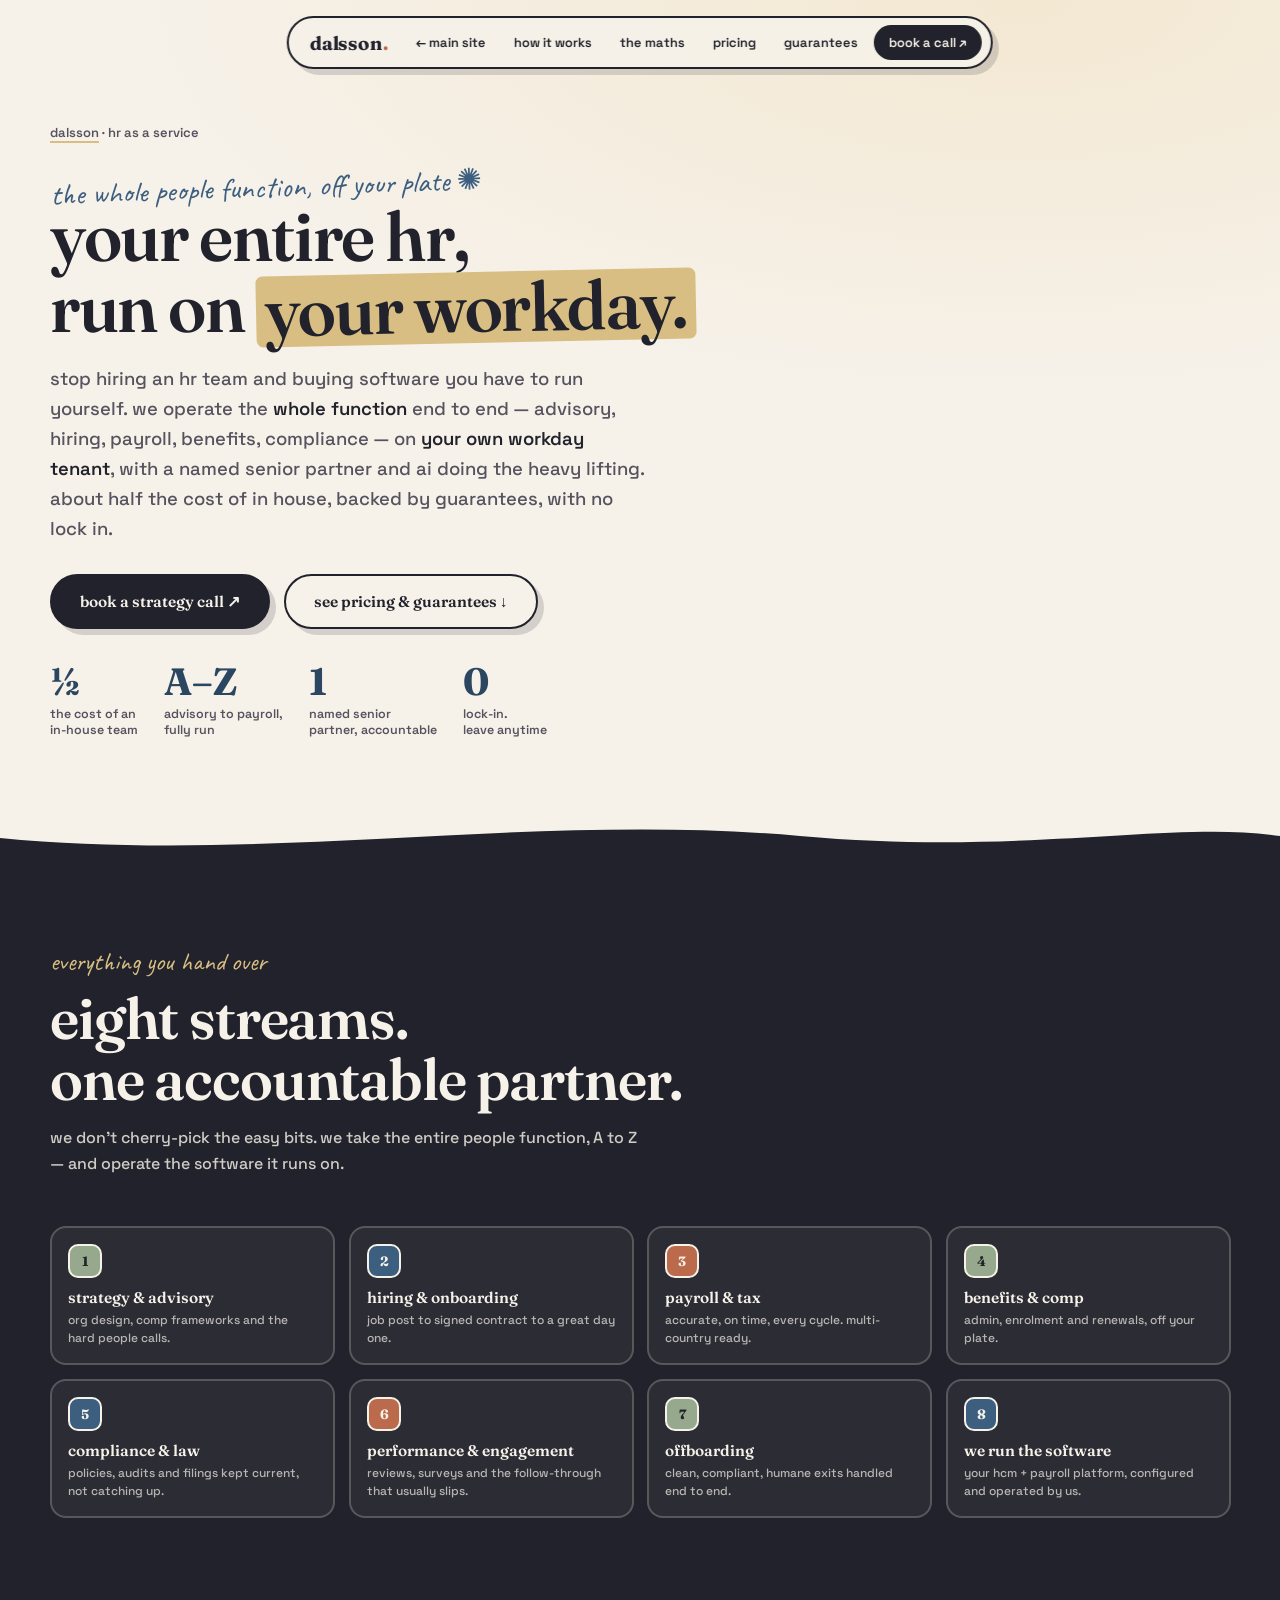
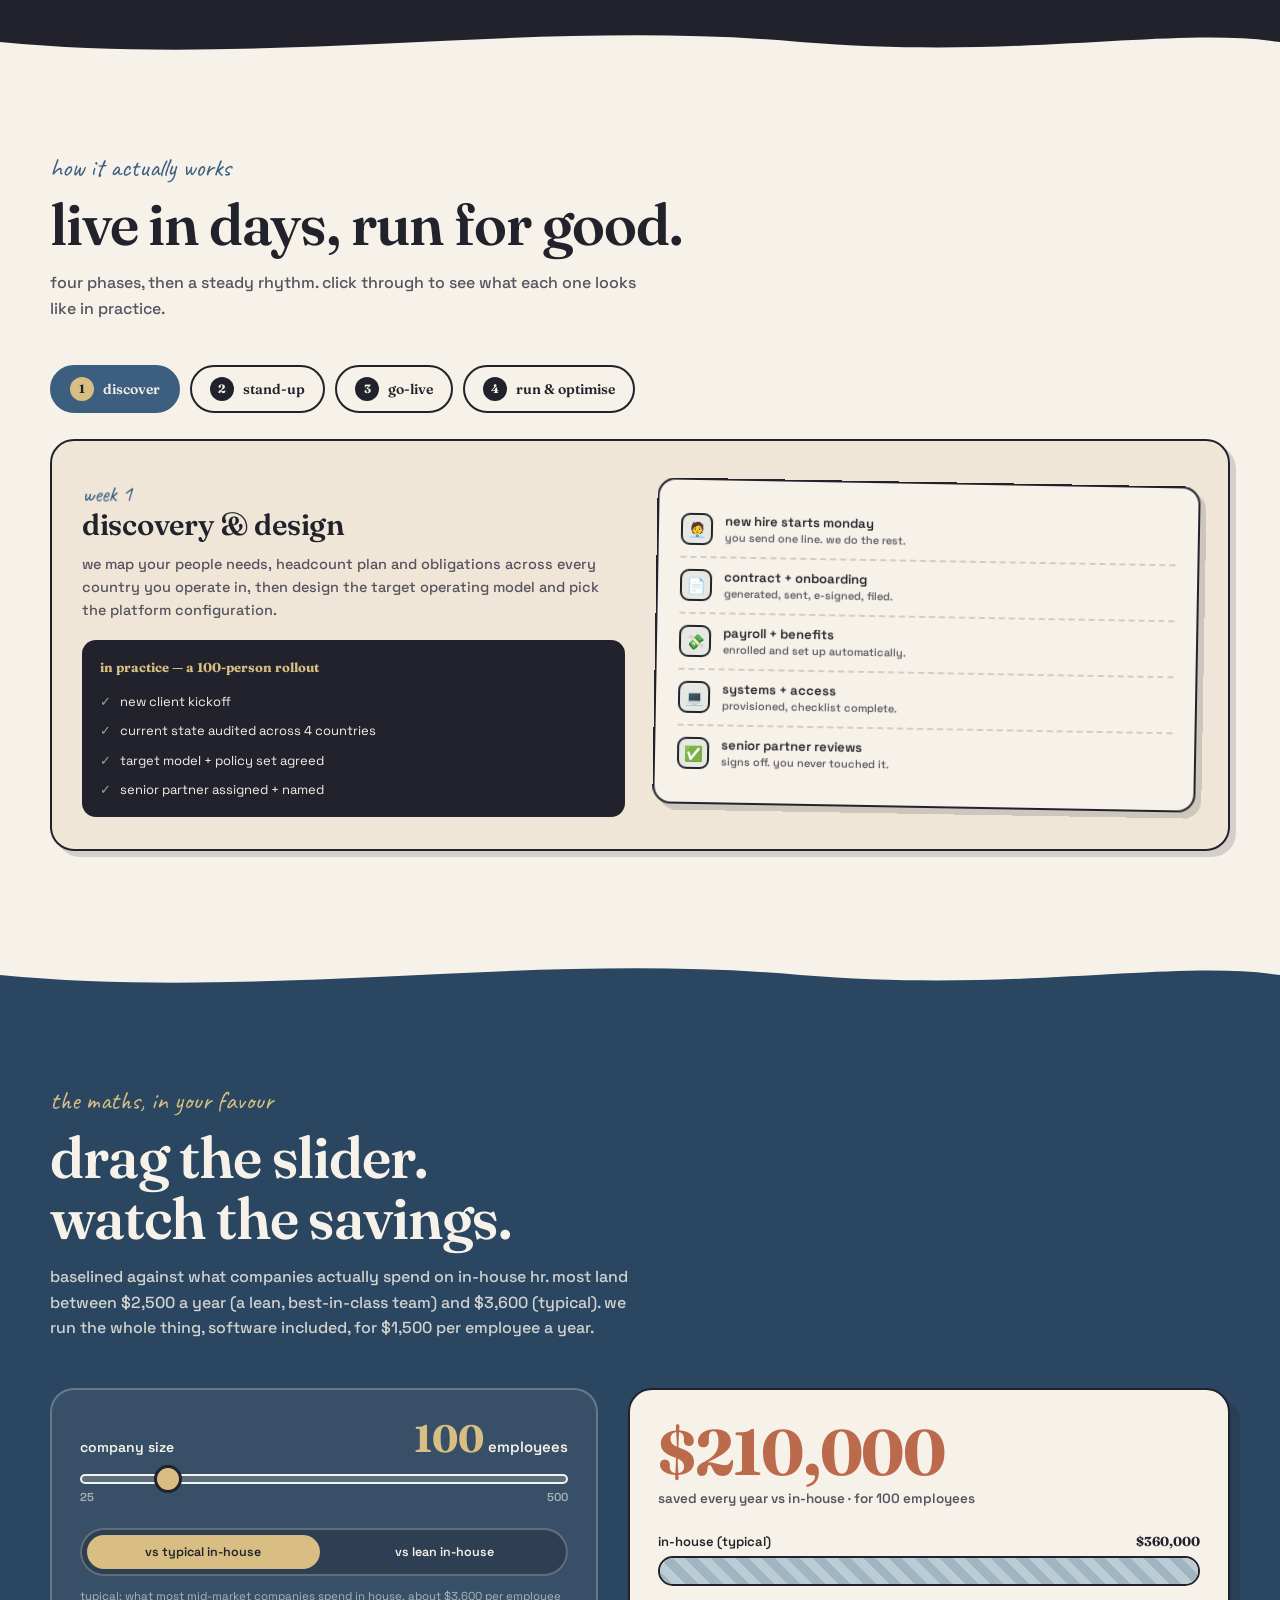
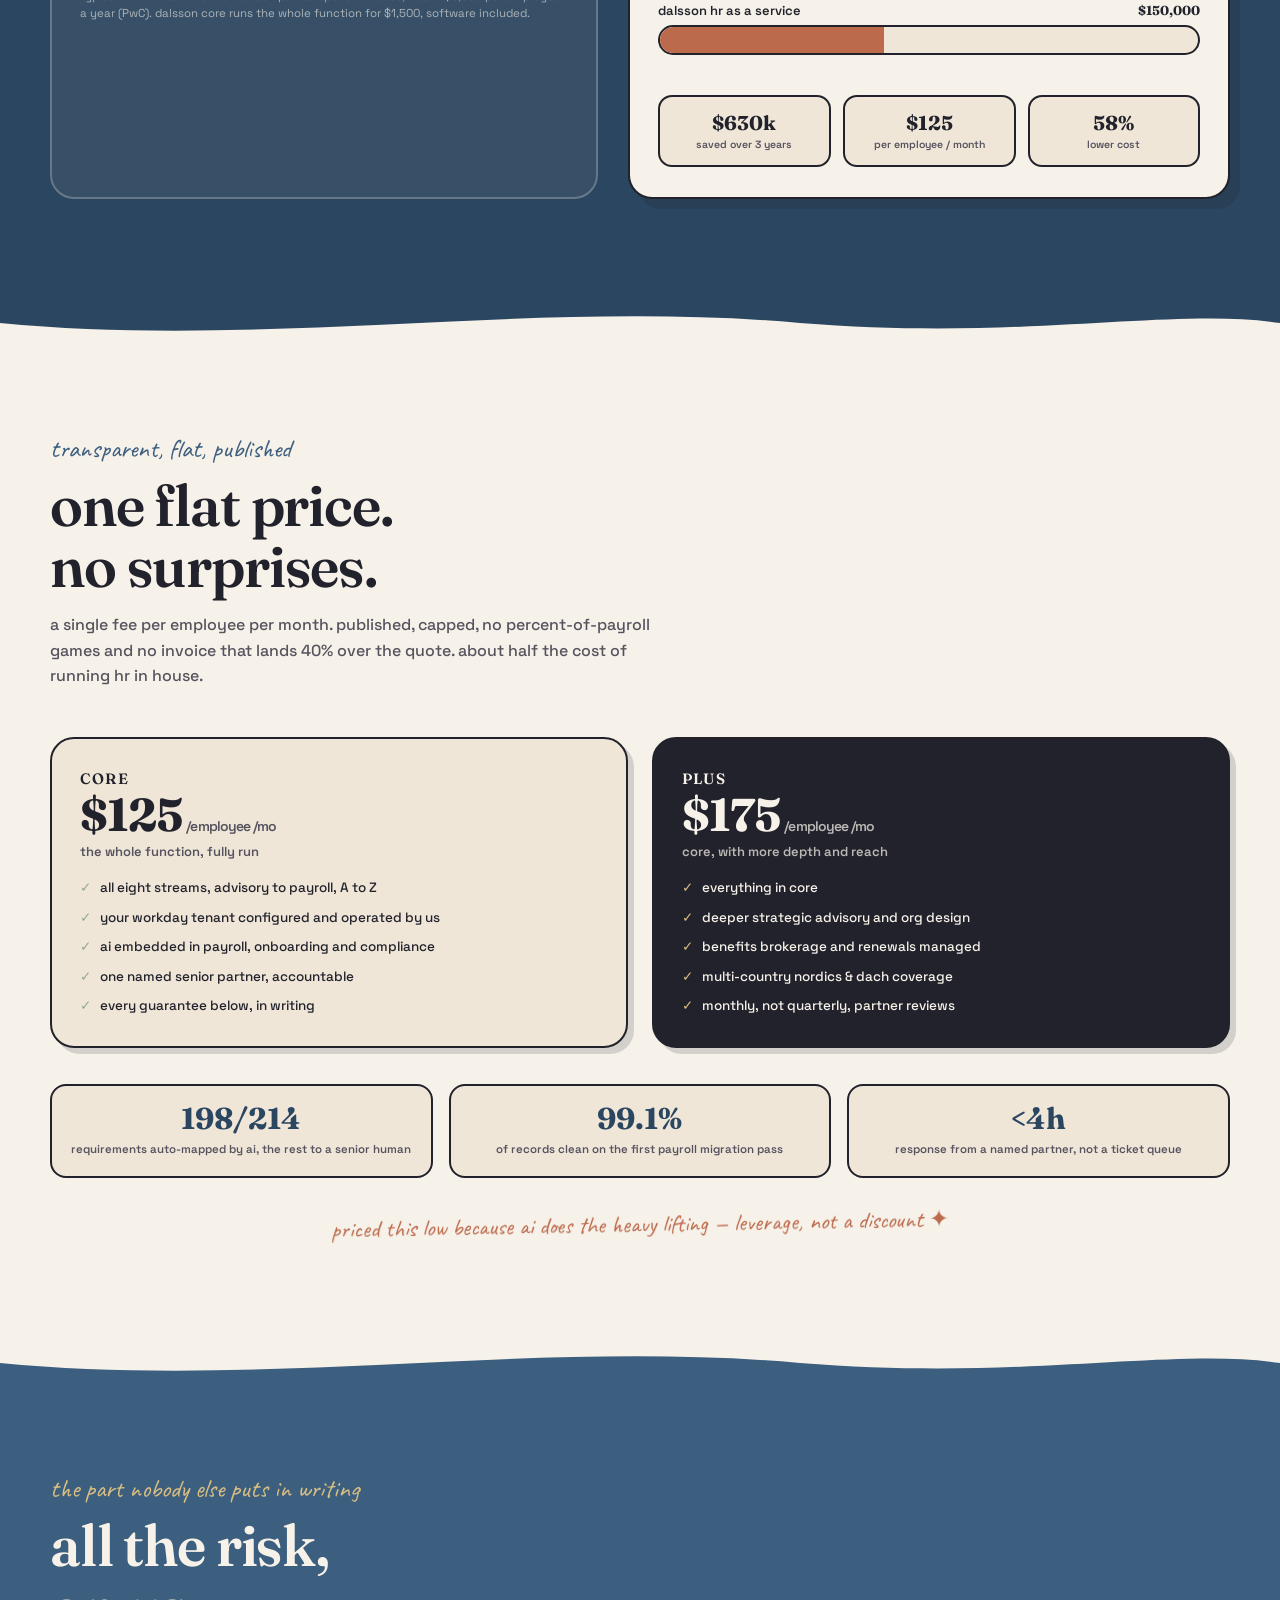
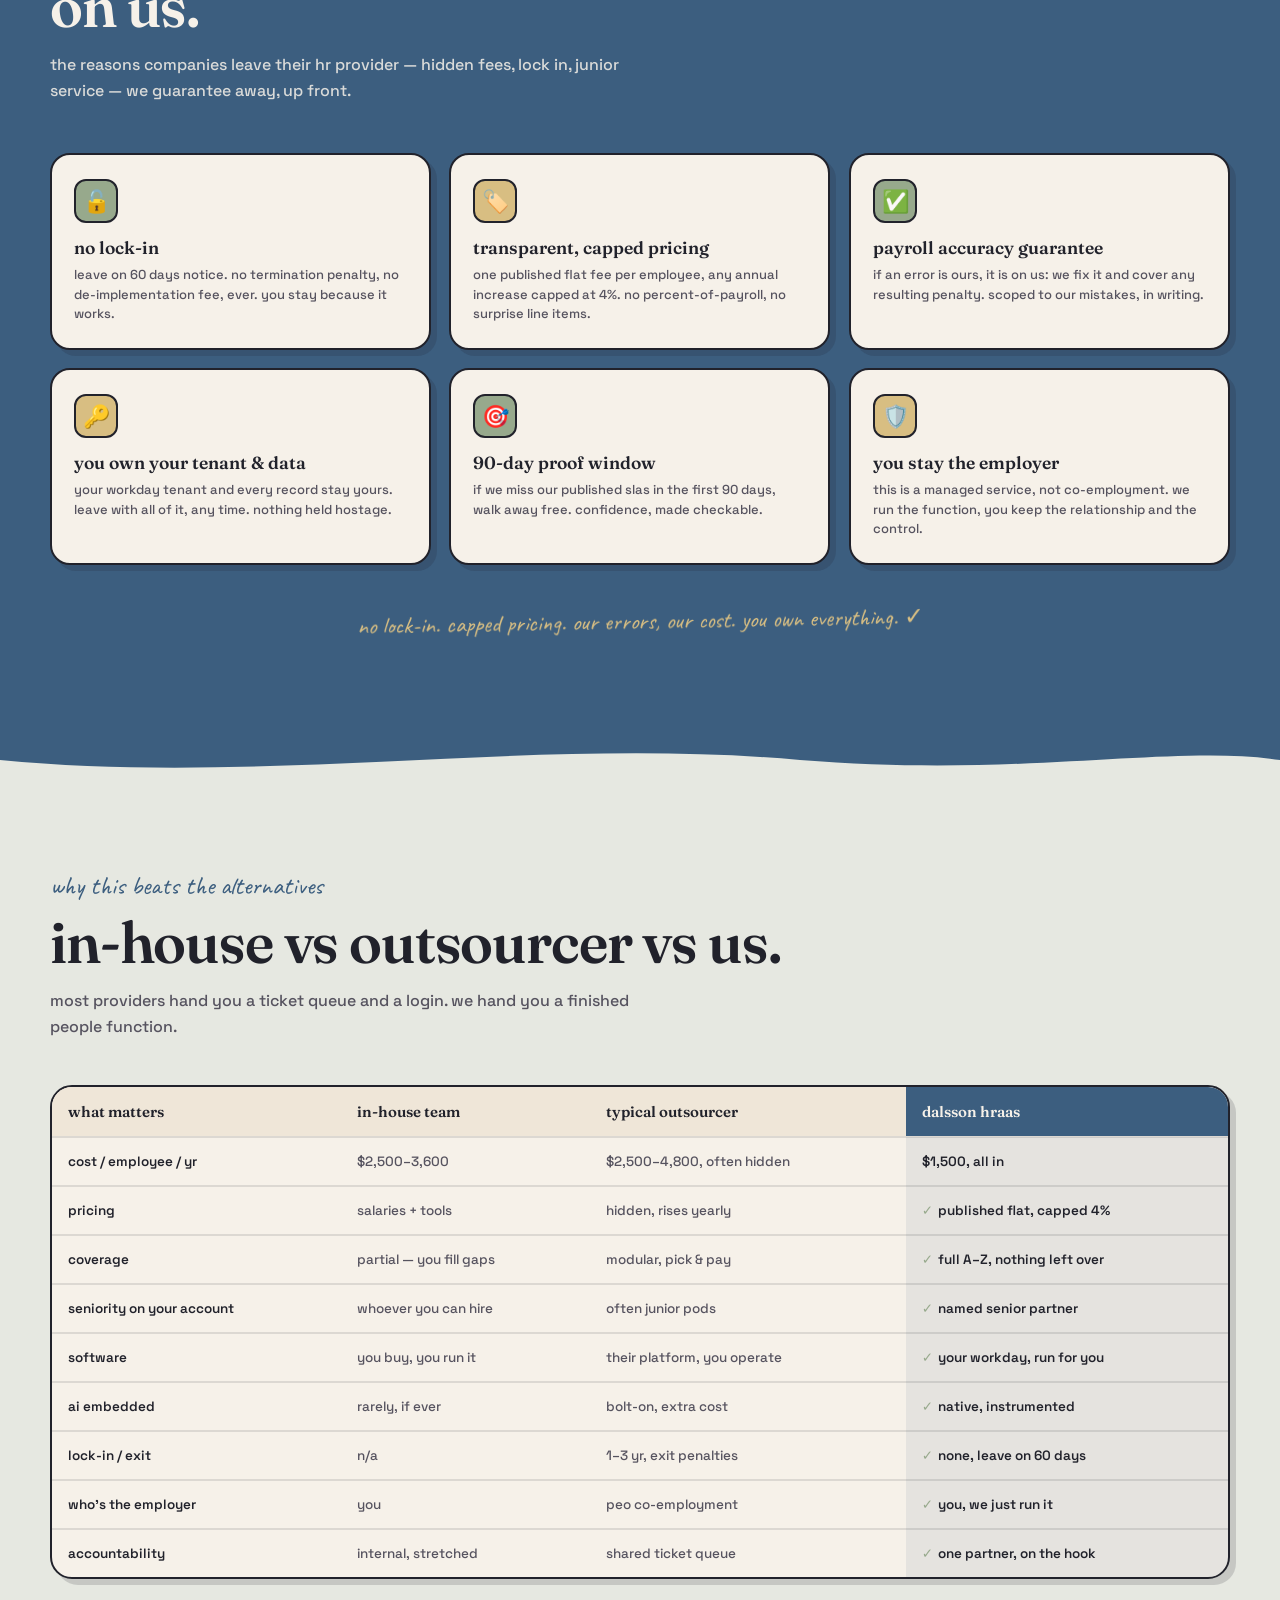
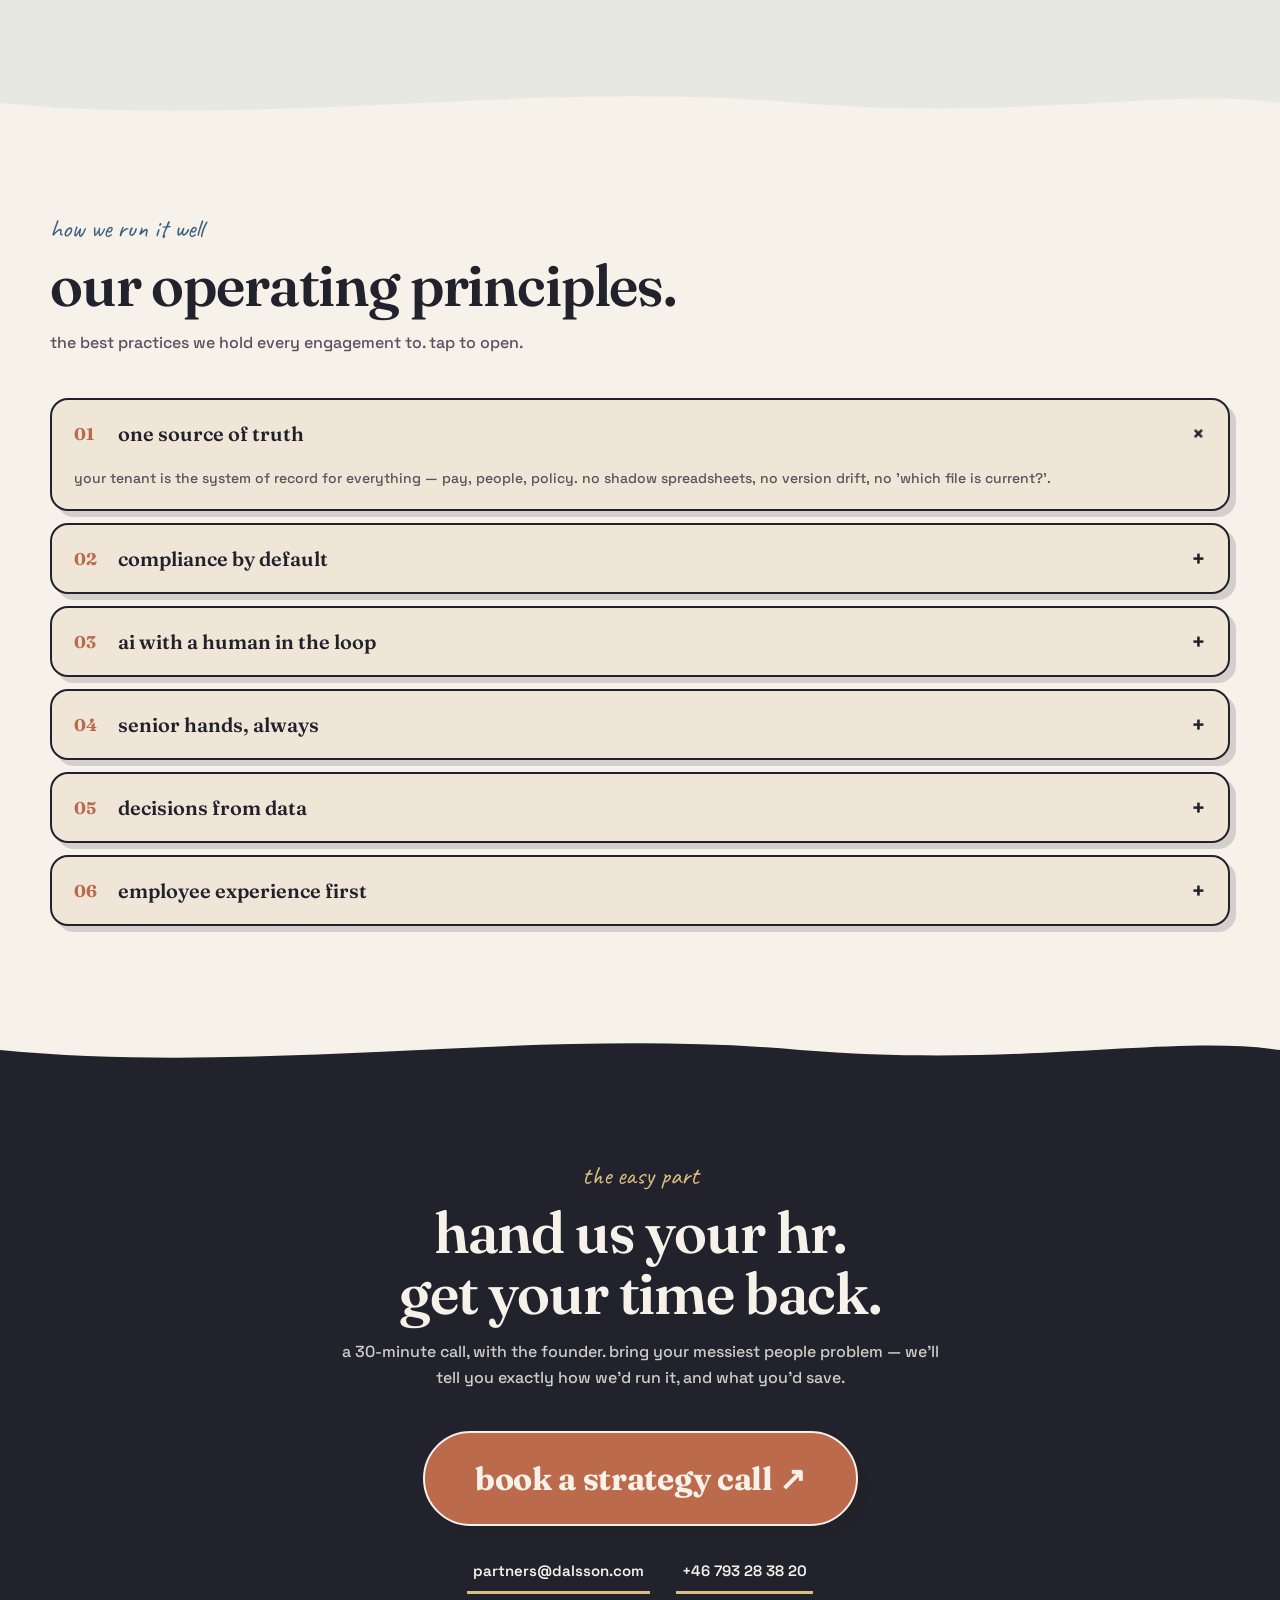
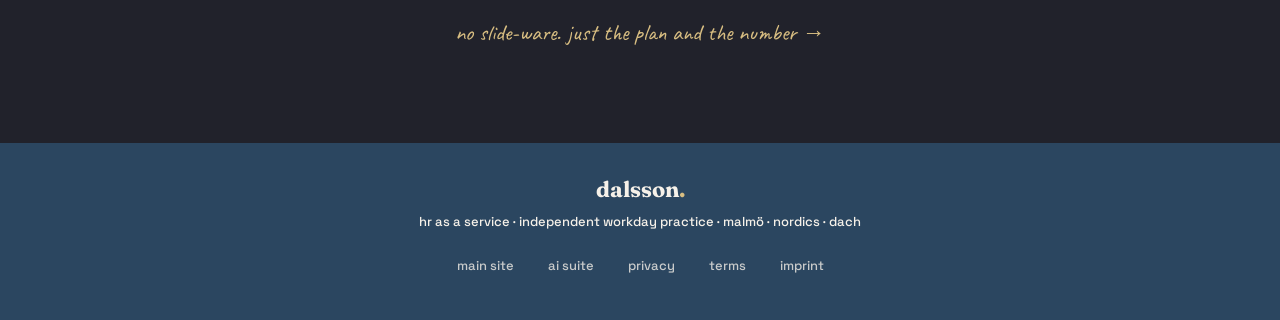
<file: hr-as-a-service.html>
<!DOCTYPE html>
<html lang="en">
<head>
<meta charset="UTF-8">
<meta name="viewport" content="width=device-width, initial-scale=1">
<title>dalsson — hr as a service</title>
<meta name="description" content="Dalsson HR as a Service: your entire people function, run for you end to end — advisory to payroll, software included, AI embedded, for about half the cost of an in-house team.">
<link rel="canonical" href="https://dalsson.com/hr-as-a-service">
<meta name="theme-color" content="#F6F1E9">
<link rel="icon" href="/favicon.svg" type="image/svg+xml">
<link rel="icon" href="/favicon-32.png" sizes="32x32" type="image/png">
<link rel="apple-touch-icon" href="/apple-touch-icon.png">
<link rel="manifest" href="/site.webmanifest">
<meta property="og:type" content="website">
<meta property="og:site_name" content="dalsson">
<meta property="og:locale" content="en_US">
<meta property="og:url" content="https://dalsson.com/hr-as-a-service">
<meta property="og:title" content="HR as a Service — dalsson">
<meta property="og:description" content="Your entire HR run on your Workday, software included, AI embedded — about half the cost of in-house. Transparent flat pricing, no lock-in, guarantees in writing.">
<meta property="og:image" content="https://dalsson.com/og-hraas.png?v=3">
<meta property="og:image:width" content="2400">
<meta property="og:image:height" content="1260">
<meta property="og:image:alt" content="dalsson HR as a Service — HR, fully run, about half the cost">
<meta name="twitter:card" content="summary_large_image">
<meta name="twitter:title" content="HR as a Service — dalsson">
<meta name="twitter:description" content="Your whole people function, run on your Workday for about half the cost of in-house. No lock-in, guarantees in writing.">
<meta name="twitter:image" content="https://dalsson.com/og-hraas.png?v=3">
<link rel="preconnect" href="https://fonts.googleapis.com">
<link rel="preconnect" href="https://fonts.gstatic.com" crossorigin>
<link href="https://fonts.googleapis.com/css2?family=Fraunces:ital,opsz,wght@0,9..144,500;0,9..144,600;0,9..144,700;1,9..144,500&family=Space+Grotesk:wght@400;500;600;700&family=Caveat:wght@600;700&display=swap" rel="stylesheet">
<style>
:root{
  --paper:#F6F1E9;--paper2:#EFE6D8;--ink:#21222B;--ink2:#56535F;
  --blue:#3C5E7F;--blue-d:#2B4660;--clay:#BC6A4C;--sage:#97A98C;
  --sand:#D8BE82;--mist:#9FB6C2;--teal:#43666A;--soft:#E6E8E1;
  --disp:'Fraunces',Georgia,serif;--body:'Space Grotesk',system-ui,sans-serif;--hand:'Caveat',cursive;
  --spring:cubic-bezier(.34,1.4,.5,1);
  --sh:6px 6px 0 rgba(33,34,43,.16);--sh-h:10px 10px 0 rgba(33,34,43,.18);
}
*{margin:0;padding:0;box-sizing:border-box}
html{scroll-behavior:smooth}
body{background:var(--paper);color:var(--ink);font-family:var(--body);overflow-x:hidden;-webkit-font-smoothing:antialiased}
a{color:inherit;text-decoration:none}
button{font:inherit;color:inherit;background:none;border:none;cursor:pointer}
svg{display:block}
::selection{background:var(--sand);color:var(--ink)}
:focus-visible{outline:3px solid var(--blue);outline-offset:3px}

@keyframes floaty{0%,100%{transform:translateY(0)}50%{transform:translateY(-10px)}}
@keyframes popin{0%{opacity:0;transform:translateY(38px) scale(.86)}70%{opacity:1;transform:translateY(-5px) scale(1.03)}100%{opacity:1;transform:translateY(0) scale(1)}}
@keyframes spinny{to{transform:rotate(360deg)}}
.pop{opacity:0}.pop.go{animation:popin .7s var(--spring) forwards;animation-delay:var(--d,0s)}
@media(prefers-reduced-motion:reduce){*,*::before,*::after{animation-duration:.01ms!important;animation-delay:0s!important;transition-duration:.01ms!important}.pop{opacity:1}}

/* nav */
nav.top{position:fixed;top:16px;left:50%;transform:translateX(-50%);z-index:200;display:flex;align-items:center;gap:4px;
  background:rgba(246,241,233,.92);backdrop-filter:blur(10px);border:2px solid var(--ink);border-radius:999px;padding:7px 9px;box-shadow:var(--sh);max-width:calc(100vw - 20px);white-space:nowrap}
nav.top .logo{font-family:var(--disp);font-weight:700;font-size:19px;padding:0 12px;letter-spacing:-.01em}
nav.top .logo i{color:var(--clay);font-style:normal}
nav.top a.lnk{font-weight:600;font-size:13px;padding:8px 12px;border-radius:999px;transition:all .25s var(--spring)}
nav.top a.lnk:hover{background:var(--sand);transform:rotate(-2deg) scale(1.05)}
nav.top a.cta{background:var(--ink);color:var(--paper);font-weight:600;font-size:13px;padding:9px 15px;border-radius:999px;transition:all .25s var(--spring)}
nav.top a.cta:hover{background:var(--blue);transform:rotate(1.5deg) scale(1.05)}
@media(max-width:720px){nav.top a.lnk{display:none}}
/* mobile menu */
nav.top details.menu{display:none;position:static}
nav.top details.menu summary{list-style:none;cursor:pointer;font-weight:600;font-size:13px;padding:9px 12px;border-radius:999px;min-height:44px;display:flex;align-items:center;gap:6px;user-select:none}
nav.top details.menu summary::-webkit-details-marker{display:none}
nav.top details.menu summary::before{content:"";width:16px;height:2px;background:var(--ink);box-shadow:0 -5px 0 var(--ink),0 5px 0 var(--ink);display:inline-block;margin-right:4px}
nav.top details.menu[open] summary{background:var(--sand)}
nav.top details.menu .sheet{position:absolute;top:calc(100% + 10px);left:0;right:0;background:var(--paper);border:2px solid var(--ink);border-radius:22px;padding:8px;display:flex;flex-direction:column;box-shadow:var(--sh);white-space:normal}
nav.top details.menu .sheet a{display:flex;align-items:center;min-height:46px;padding:10px 16px;border-radius:14px;font-weight:600;font-size:16px}
nav.top details.menu .sheet a:hover,nav.top details.menu .sheet a:focus-visible{background:var(--sand)}
@media(max-width:720px){nav.top{left:10px;right:10px;transform:none;max-width:none;justify-content:space-between}nav.top details.menu{display:block}nav.top a.cta{min-height:44px;display:inline-flex;align-items:center}}
html,body{overflow-x:clip}
.marq{overflow-x:clip}
.alt a,footer nav a{display:inline-flex;align-items:center;min-height:44px;padding:0 6px}

.wrap{max-width:1180px;margin:0 auto}
section.block{position:relative;padding:84px 24px 96px}
.kick{display:inline-block;font-family:var(--hand);font-size:26px;transform:rotate(-2deg);margin-bottom:10px;color:var(--blue)}
h2.huge{font-family:var(--disp);font-weight:600;letter-spacing:-.02em;font-size:clamp(31px,4.6vw,58px);line-height:1.06;max-width:900px}
h2.huge em{font-style:normal;color:inherit}
.subline{font-size:16px;font-weight:500;margin-top:14px;max-width:600px;line-height:1.6;color:var(--ink2)}
.wave{display:block;width:100%;height:54px;margin-bottom:-1px}

/* hero */
.hero{position:relative;padding:124px 24px 70px;background:radial-gradient(115% 80% at 80% 0%, #F3E8D2 0%, var(--paper) 60%);overflow:hidden}
.hero .crumb{font-weight:600;font-size:13px;color:var(--ink2);margin-bottom:14px}
.hero .crumb a{border-bottom:2px solid var(--sand)}
.hero .hello{font-family:var(--hand);font-size:clamp(22px,2.6vw,30px);color:var(--blue);transform:rotate(-2deg);margin-bottom:8px}
.hero h1{font-family:var(--disp);font-weight:600;letter-spacing:-.02em;font-size:clamp(38px,5.4vw,72px);line-height:1.02}
.hero h1 .mark{font-style:normal;background:var(--sand);padding:0 .12em;border-radius:.1em;display:inline-block;transform:rotate(-1.2deg)}
.hero h1 em{font-style:normal;color:inherit}
.hero p.sub{font-size:clamp(15px,1.5vw,18.5px);line-height:1.62;color:var(--ink2);max-width:600px;margin-top:22px;font-weight:500}
.hero p.sub b{color:var(--ink);font-weight:600}
.hero-ctas{display:flex;gap:14px;margin-top:30px;flex-wrap:wrap}
.bigbtn{font-family:var(--disp);font-weight:600;font-size:15.5px;background:var(--ink);color:var(--paper);padding:16px 28px;border-radius:999px;border:2px solid var(--ink);box-shadow:var(--sh);transition:all .22s var(--spring);display:inline-block}
.bigbtn:hover{transform:translateY(-3px) rotate(-1deg);box-shadow:var(--sh-h);background:var(--blue)}
.bigbtn:active{transform:translateY(2px);box-shadow:3px 3px 0 rgba(33,34,43,.2)}
.bigbtn.ghost{background:var(--paper);color:var(--ink)}
.bigbtn.ghost:hover{background:var(--sand);color:var(--ink)}
.trust{display:flex;gap:26px;flex-wrap:wrap;margin-top:34px}
.trust .ti{display:flex;flex-direction:column}
.trust .ti b{font-family:var(--disp);font-weight:700;font-size:clamp(26px,3vw,38px);color:var(--blue-d);line-height:1}
.trust .ti span{font-size:12.5px;font-weight:600;color:var(--ink2);margin-top:5px}

/* streams */
.streams-sec{background:var(--ink);color:var(--paper)}
.streams-sec .kick{color:var(--sand)}
.streams-sec .subline{color:rgba(246,241,233,.82)}
.hr-streams{display:grid;grid-template-columns:repeat(4,1fr);gap:14px;margin-top:50px}
@media(max-width:900px){.hr-streams{grid-template-columns:repeat(2,1fr)}}
@media(max-width:520px){.hr-streams{grid-template-columns:1fr}}
.stream{background:rgba(246,241,233,.05);border:2px solid rgba(246,241,233,.22);border-radius:16px;padding:16px;transform:rotate(var(--r,0deg));transition:transform .25s var(--spring),background .25s}
.stream:hover{transform:rotate(0deg) translateY(-5px);background:rgba(246,241,233,.1)}
.stream:nth-child(4n+1){--r:-.8deg}.stream:nth-child(4n+2){--r:.7deg}.stream:nth-child(4n+3){--r:.6deg}.stream:nth-child(4n){--r:-.7deg}
.stream .si{width:34px;height:34px;border-radius:10px;background:var(--blue);border:2px solid var(--paper);display:flex;align-items:center;justify-content:center;font-family:var(--disp);font-weight:700;font-size:13.5px;color:var(--paper);margin-bottom:11px}
.stream:nth-child(3n) .si{background:var(--clay)}.stream:nth-child(3n+1) .si{background:var(--sage);color:var(--ink)}
.stream .st{font-family:var(--disp);font-weight:600;font-size:15.5px;line-height:1.18}
.stream .sp{font-size:12px;line-height:1.45;color:rgba(246,241,233,.7);margin-top:5px;font-weight:500}

/* how it works */
.how{background:var(--paper)}
.how .kick{color:var(--blue)}
.tabs{display:flex;gap:10px;flex-wrap:wrap;margin-top:44px}
.tab{font-family:var(--disp);font-weight:600;font-size:14px;border:2px solid var(--ink);border-radius:999px;padding:10px 18px;background:var(--paper);transition:all .2s var(--spring);display:flex;align-items:center;gap:9px}
.tab .tn{width:24px;height:24px;border-radius:50%;background:var(--ink);color:var(--paper);display:flex;align-items:center;justify-content:center;font-size:12px;font-weight:700}
.tab:hover{transform:translateY(-2px)}
.tab.on{background:var(--blue);color:var(--paper);border-color:var(--blue)}
.tab.on .tn{background:var(--sand);color:var(--ink)}
.panel{margin-top:26px;border:2px solid var(--ink);border-radius:24px;background:var(--paper2);box-shadow:var(--sh);padding:32px 30px;display:grid;grid-template-columns:1fr 1fr;gap:30px;align-items:center}
@media(max-width:820px){.panel{grid-template-columns:1fr;gap:22px}}
.panel h3{font-family:var(--disp);font-weight:600;font-size:clamp(21px,2.3vw,30px);letter-spacing:-.01em}
.panel .when{font-family:var(--hand);font-size:23px;color:var(--blue);transform:rotate(-1.5deg);margin-bottom:4px}
.panel p{font-size:14.5px;line-height:1.6;font-weight:500;margin-top:10px;color:var(--ink2)}
.panel .ex{margin-top:18px;background:var(--ink);color:var(--paper);border-radius:14px;padding:16px 18px;font-size:13px;line-height:1.7}
.panel .ex b{color:var(--sand);font-family:var(--disp)}
.panel .ex .row{display:flex;gap:9px;align-items:flex-start;margin-top:7px}
.panel .ex .row:first-of-type{margin-top:12px}
.panel .ex .tick{color:var(--sage);font-weight:700}
.flowcard{background:var(--paper);border:2px solid var(--ink);border-radius:18px;box-shadow:var(--sh);padding:22px;transform:rotate(1deg)}
.flowcard .fl{display:flex;align-items:center;gap:12px;padding:11px 0;border-bottom:2px dashed rgba(33,34,43,.18)}
.flowcard .fl:last-child{border-bottom:none}
.flowcard .fl .d{width:32px;height:32px;flex:none;border-radius:9px;background:var(--soft);border:2px solid var(--ink);display:flex;align-items:center;justify-content:center;font-size:15px}
.flowcard .fl .ft{font-size:13px;font-weight:600;line-height:1.3}
.flowcard .fl .ft span{display:block;font-size:11px;font-weight:500;color:var(--ink2)}

/* calculator */
.calc{background:var(--blue-d);color:var(--paper);overflow:hidden}
.calc .kick{color:var(--sand)}
.calc .subline{color:rgba(246,241,233,.82)}
.calc-grid{display:grid;grid-template-columns:1fr 1.1fr;gap:30px;margin-top:48px;align-items:stretch}
@media(max-width:880px){.calc-grid{grid-template-columns:1fr}}
.calc-controls{background:rgba(246,241,233,.06);border:2px solid rgba(246,241,233,.25);border-radius:24px;padding:30px 28px}
.calc-controls label{font-weight:600;font-size:14px;display:block}
.empline{display:flex;align-items:baseline;justify-content:space-between;margin-bottom:6px}
.empline .ev{font-family:var(--disp);font-weight:700;font-size:38px;color:var(--sand);line-height:1}
.empline .ev small{font-size:15px;color:var(--paper);font-weight:600;margin-left:4px;font-family:var(--body)}
input[type=range]{-webkit-appearance:none;appearance:none;width:100%;height:10px;border-radius:999px;background:rgba(246,241,233,.2);border:2px solid var(--paper);outline:none;margin:10px 0 6px}
input[type=range]::-webkit-slider-thumb{-webkit-appearance:none;appearance:none;width:28px;height:28px;border-radius:50%;background:var(--sand);border:3px solid var(--ink);cursor:pointer;transition:transform .15s}
input[type=range]::-webkit-slider-thumb:hover{transform:scale(1.12)}
input[type=range]::-moz-range-thumb{width:28px;height:28px;border-radius:50%;background:var(--sand);border:3px solid var(--ink);cursor:pointer}
.rangeends{display:flex;justify-content:space-between;font-size:11.5px;font-weight:600;color:rgba(246,241,233,.6)}
.toggle{display:flex;gap:8px;margin-top:24px;background:rgba(33,34,43,.35);border-radius:999px;padding:5px;border:2px solid rgba(246,241,233,.25)}
.toggle button{flex:1;font-weight:600;font-size:12.5px;padding:9px 8px;border-radius:999px;color:var(--paper);transition:all .2s}
.toggle button.on{background:var(--sand);color:var(--ink)}
.tnote{font-size:11.5px;color:rgba(246,241,233,.62);margin-top:12px;line-height:1.45}
.calc-out{background:var(--paper);color:var(--ink);border:2px solid var(--ink);border-radius:24px;box-shadow:var(--sh-h);padding:30px 28px;display:flex;flex-direction:column}
.bigsave{font-family:var(--disp);font-weight:700;font-size:clamp(40px,5.5vw,64px);letter-spacing:-.02em;color:var(--clay);line-height:1;font-variant-numeric:tabular-nums}
.bigsave-l{font-size:13.5px;font-weight:600;color:var(--ink2);margin-top:6px}
.bars{margin-top:26px}
.barbox{margin-bottom:16px}
.barbox .bl{display:flex;justify-content:space-between;font-size:13px;font-weight:600;margin-bottom:6px}
.barbox .bl b{font-family:var(--disp);font-variant-numeric:tabular-nums}
.bar-track{height:30px;border:2px solid var(--ink);border-radius:999px;background:var(--paper2);overflow:hidden}
.bar-fill{height:100%;border-radius:999px 0 0 999px;width:0;transition:width .5s var(--spring)}
.bar-fill.full{background:repeating-linear-gradient(45deg,var(--mist),var(--mist) 9px,#bcccd4 9px,#bcccd4 18px)}
.bar-fill.us{background:var(--clay)}
.calc-foot{display:grid;grid-template-columns:repeat(3,1fr);gap:12px;margin-top:auto;padding-top:24px}
.miniwn{border:2px solid var(--ink);border-radius:14px;padding:13px 12px;text-align:center;background:var(--paper2)}
.miniwn b{font-family:var(--disp);font-weight:700;font-size:20px;display:block;font-variant-numeric:tabular-nums}
.miniwn span{font-size:10.5px;font-weight:600;color:var(--ink2);line-height:1.3;display:block;margin-top:3px}

/* benefit matrix */
.matrix-sec{background:var(--soft)}
.matrix-wrap{margin-top:46px;overflow-x:auto;border:2px solid var(--ink);border-radius:22px;box-shadow:var(--sh);background:var(--paper)}
table.matrix{width:100%;border-collapse:collapse;min-width:680px}
table.matrix th,table.matrix td{padding:15px 16px;text-align:left;border-bottom:2px solid rgba(33,34,43,.12);font-size:13.5px}
table.matrix thead th{font-family:var(--disp);font-weight:600;font-size:15px;background:var(--paper2);position:sticky;top:0}
table.matrix thead th.us{background:var(--blue);color:var(--paper)}
table.matrix td.dim{color:var(--ink2);font-weight:500}
table.matrix td.us{background:rgba(60,94,127,.09);font-weight:600}
table.matrix td.us .tick{color:var(--sage);font-weight:700;margin-right:5px}
table.matrix tbody tr:last-child td{border-bottom:none}
table.matrix .rowh{font-weight:600}
table.matrix tbody tr:hover td{background:rgba(216,190,130,.16)}
table.matrix tbody tr:hover td.us{background:rgba(60,94,127,.16)}

/* best practices */
.bp-sec{background:var(--paper)}
.bp-sec .kick{color:var(--blue)}
.bp-list{margin-top:42px;display:flex;flex-direction:column;gap:12px}
.bp{border:2px solid var(--ink);border-radius:18px;background:var(--paper2);box-shadow:var(--sh);overflow:hidden;transition:transform .25s var(--spring)}
.bp:hover{transform:translateY(-3px)}
.bp .bph{display:flex;align-items:center;gap:14px;padding:18px 22px;cursor:pointer}
.bp .bpn{font-family:var(--disp);font-weight:700;font-size:17px;color:var(--clay);flex:none;width:30px}
.bp .bpt{font-family:var(--disp);font-weight:600;font-size:clamp(16px,2vw,20px);flex:1}
.bp .bpx{font-size:24px;font-weight:600;transition:transform .3s var(--spring);flex:none}
.bp.open .bpx{transform:rotate(45deg)}
.bp .bpb{max-height:0;overflow:hidden;transition:max-height .35s ease;padding:0 22px}
.bp.open .bpb{max-height:200px;padding:0 22px 20px}
.bp .bpb p{font-size:14px;line-height:1.6;font-weight:500;color:var(--ink2)}

/* final cta */
.cta-sec{background:var(--ink);color:var(--paper);text-align:center;overflow:hidden}
.cta-sec h2.huge{margin:0 auto}
.cta-sec .subline{margin:14px auto 0;color:rgba(246,241,233,.82)}
.megabtn{margin-top:40px;display:inline-block;font-family:var(--disp);font-weight:700;font-size:clamp(20px,3vw,32px);letter-spacing:-.01em;background:var(--clay);color:var(--paper);padding:26px 50px;border-radius:999px;border:2px solid var(--paper);box-shadow:var(--sh-h);transition:all .22s var(--spring);animation:floaty 6s ease-in-out infinite}
.megabtn:hover{transform:scale(1.05) rotate(-1.5deg);background:var(--blue)}
.megabtn:active{transform:translateY(4px)}
.cta-sec .alt{margin-top:24px;display:flex;gap:26px;justify-content:center;flex-wrap:wrap;font-weight:600;font-size:15px}
.cta-sec .alt a{border-bottom:3px solid var(--sand)}
.cta-sec .note{font-family:var(--hand);font-size:23px;margin-top:24px;color:var(--sand);transform:rotate(-1.5deg)}

footer{background:var(--blue-d);color:var(--paper);padding:32px 24px;text-align:center;font-weight:500;font-size:13px}
footer .flogo{font-family:var(--disp);font-weight:700;font-size:22px;display:block;margin-bottom:10px}
footer .flogo i{color:var(--sand);font-style:normal}
footer nav{display:flex;gap:22px;justify-content:center;margin-top:14px;opacity:.78}
footer nav a:hover{color:var(--sand)}

/* pricing tiers */
.pricing-sec{background:var(--paper)}
.pricing-sec .kick{color:var(--blue)}
.tiers{display:grid;grid-template-columns:1fr 1fr;gap:24px;margin-top:48px}
@media(max-width:760px){.tiers{grid-template-columns:1fr}}
.tier{border:2px solid var(--ink);border-radius:24px;background:var(--paper2);box-shadow:var(--sh);padding:30px 28px;transform:rotate(var(--r,0deg));transition:transform .3s var(--spring)}
.tier:hover{transform:rotate(0) translateY(-6px)}
.tier.feat{background:var(--ink);color:var(--paper)}
.tier .tname{font-family:var(--disp);font-weight:600;font-size:15px;text-transform:uppercase;letter-spacing:.08em}
.tier .price{font-family:var(--disp);font-weight:700;font-size:46px;letter-spacing:-.02em;margin-top:4px;line-height:1}
.tier .price small{font-family:var(--body);font-size:14px;font-weight:600;color:var(--ink2)}
.tier.feat .price small{color:rgba(246,241,233,.72)}
.tier .punit{font-size:13px;font-weight:600;color:var(--ink2);margin-top:5px}
.tier.feat .punit{color:rgba(246,241,233,.72)}
.tier ul{list-style:none;margin-top:18px;display:flex;flex-direction:column;gap:10px}
.tier li{font-size:13.5px;font-weight:500;line-height:1.45;display:flex;gap:9px;align-items:flex-start}
.tier .ck{color:var(--sage);font-weight:700;flex:none}
.tier.feat .ck{color:var(--sand)}
.leverage{margin-top:32px;text-align:center;font-family:var(--hand);font-size:24px;color:var(--clay);transform:rotate(-1deg)}
.proof{display:grid;grid-template-columns:repeat(3,1fr);gap:16px;margin-top:36px}
@media(max-width:640px){.proof{grid-template-columns:1fr}}
.proof .pf{border:2px solid var(--ink);border-radius:16px;padding:18px 16px;text-align:center;background:var(--paper2)}
.proof .pf b{display:block;font-family:var(--disp);font-weight:700;font-size:30px;color:var(--blue-d);line-height:1;font-variant-numeric:tabular-nums}
.proof .pf span{display:block;font-size:11.5px;font-weight:600;color:var(--ink2);margin-top:8px;line-height:1.35}
/* guarantees */
.guar-sec{background:var(--blue);color:var(--paper)}
.guar-sec .kick{color:var(--sand)}
.guar-sec .subline{color:rgba(246,241,233,.85)}
.guards{display:grid;grid-template-columns:repeat(3,1fr);gap:18px;margin-top:50px}
@media(max-width:820px){.guards{grid-template-columns:1fr}}
.guard{background:var(--paper);color:var(--ink);border:2px solid var(--ink);border-radius:20px;box-shadow:var(--sh);padding:24px 22px;transform:rotate(var(--r,0deg));transition:transform .3s var(--spring)}
.guard:hover{transform:rotate(0) translateY(-6px)}
.guard:nth-child(3n+1){--r:-1deg}.guard:nth-child(3n+2){--r:.8deg}.guard:nth-child(3n){--r:-.6deg}
.guard .gi{width:44px;height:44px;border-radius:12px;background:var(--sage);border:2px solid var(--ink);display:flex;align-items:center;justify-content:center;font-size:22px;margin-bottom:14px}
.guard:nth-child(2n) .gi{background:var(--sand)}
.guard h4{font-family:var(--disp);font-weight:600;font-size:17.5px;margin-bottom:7px}
.guard p{font-size:13px;line-height:1.5;font-weight:500;color:var(--ink2)}
.guar-stamp{text-align:center;margin-top:42px;font-family:var(--hand);font-size:24px;color:var(--sand);transform:rotate(-1deg)}
#confetti{position:fixed;inset:0;pointer-events:none;z-index:9998}
</style>
</head>
<body>
<canvas id="confetti"></canvas>

<nav class="top">
  <a class="logo" href="/">dalsson<i>.</i></a>
  <a class="lnk" href="/#top">← main site</a>
  <a class="lnk" href="#how">how it works</a>
  <a class="lnk" href="#calc">the maths</a>
  <a class="lnk" href="#pricing">pricing</a>
  <a class="lnk" href="#guarantees">guarantees</a>
  <details class="menu"><summary aria-label="Open menu">menu</summary><div class="sheet">
    <a href="/#top">← main site</a><a href="#how">how it works</a><a href="#calc">the maths</a><a href="#pricing">pricing</a><a href="#guarantees">guarantees</a><a href="#book">contact</a>
  </div></details>
  <a class="cta" href="https://calendly.com/fredrik-dalsson/30min" target="_blank" rel="noopener">book a call ↗</a>
</nav>

<!-- HERO -->
<section class="hero" id="top">
  <div class="wrap">
    <div class="crumb"><a href="/">dalsson</a> · hr as a service</div>
    <div class="hello">the whole people function, off your plate ✺</div>
    <h1>your entire hr,<br>run on <span class="mark">your workday.</span></h1>
    <p class="sub">stop hiring an hr team and buying software you have to run yourself. we operate the <b>whole function</b> end to end — advisory, hiring, payroll, benefits, compliance — on <b>your own workday tenant</b>, with a named senior partner and ai doing the heavy lifting. about half the cost of in house, backed by guarantees, with no lock in.</p>
    <div class="hero-ctas">
      <a class="bigbtn" href="https://calendly.com/fredrik-dalsson/30min" target="_blank" rel="noopener">book a strategy call ↗</a>
      <a class="bigbtn ghost" href="#pricing">see pricing &amp; guarantees ↓</a>
    </div>
    <div class="trust">
      <div class="ti"><b>½</b><span>the cost of an<br>in-house team</span></div>
      <div class="ti"><b>A–Z</b><span>advisory to payroll,<br>fully run</span></div>
      <div class="ti"><b>1</b><span>named senior<br>partner, accountable</span></div>
      <div class="ti"><b>0</b><span>lock-in.<br>leave anytime</span></div>
    </div>
  </div>
</section>

<!-- STREAMS -->
<svg class="wave" viewBox="0 0 1440 54" preserveAspectRatio="none" style="background:var(--paper)"><path d="M0,30 C300,56 600,4 900,28 C1150,48 1320,12 1440,28 L1440,54 L0,54 Z" fill="#21222B"/></svg>
<section class="block streams-sec" id="streams">
  <div class="wrap">
    <span class="kick pop">everything you hand over</span>
    <h2 class="huge pop" style="--d:.1s">eight streams.<br>one <em>accountable</em> partner.</h2>
    <p class="subline pop" style="--d:.2s">we don't cherry-pick the easy bits. we take the entire people function, A to Z — and operate the software it runs on.</p>
    <div class="hr-streams">
      <div class="stream pop" style="--d:.05s"><div class="si">1</div><div class="st">strategy &amp; advisory</div><div class="sp">org design, comp frameworks and the hard people calls.</div></div>
      <div class="stream pop" style="--d:.1s"><div class="si">2</div><div class="st">hiring &amp; onboarding</div><div class="sp">job post to signed contract to a great day one.</div></div>
      <div class="stream pop" style="--d:.15s"><div class="si">3</div><div class="st">payroll &amp; tax</div><div class="sp">accurate, on time, every cycle. multi-country ready.</div></div>
      <div class="stream pop" style="--d:.2s"><div class="si">4</div><div class="st">benefits &amp; comp</div><div class="sp">admin, enrolment and renewals, off your plate.</div></div>
      <div class="stream pop" style="--d:.25s"><div class="si">5</div><div class="st">compliance &amp; law</div><div class="sp">policies, audits and filings kept current, not catching up.</div></div>
      <div class="stream pop" style="--d:.3s"><div class="si">6</div><div class="st">performance &amp; engagement</div><div class="sp">reviews, surveys and the follow-through that usually slips.</div></div>
      <div class="stream pop" style="--d:.35s"><div class="si">7</div><div class="st">offboarding</div><div class="sp">clean, compliant, humane exits handled end to end.</div></div>
      <div class="stream pop" style="--d:.4s"><div class="si">8</div><div class="st">we run the software</div><div class="sp">your hcm + payroll platform, configured and operated by us.</div></div>
    </div>
  </div>
</section>

<!-- HOW IT WORKS -->
<svg class="wave" viewBox="0 0 1440 54" preserveAspectRatio="none" style="background:var(--ink)"><path d="M0,28 C300,54 600,4 900,28 C1150,46 1320,12 1440,28 L1440,54 L0,54 Z" fill="#F6F1E9"/></svg>
<section class="block how" id="how">
  <div class="wrap">
    <span class="kick pop">how it actually works</span>
    <h2 class="huge pop" style="--d:.1s">live in <em>days</em>, run for good.</h2>
    <p class="subline pop" style="--d:.2s">four phases, then a steady rhythm. click through to see what each one looks like in practice.</p>
    <div class="tabs" id="tabs"></div>
    <div id="panelHost"></div>
  </div>
</section>

<!-- CALCULATOR -->
<svg class="wave" viewBox="0 0 1440 54" preserveAspectRatio="none" style="background:var(--paper)"><path d="M0,28 C300,54 600,4 900,28 C1150,46 1320,12 1440,28 L1440,54 L0,54 Z" fill="#2B4660"/></svg>
<section class="block calc" id="calc">
  <div class="wrap">
    <span class="kick pop">the maths, in your favour</span>
    <h2 class="huge pop" style="--d:.1s">drag the slider.<br>watch the <em>savings.</em></h2>
    <p class="subline pop" style="--d:.2s">baselined against what companies actually spend on in-house hr. most land between $2,500 a year (a lean, best-in-class team) and $3,600 (typical). we run the whole thing, software included, for $1,500 per employee a year.</p>
    <div class="calc-grid">
      <div class="calc-controls pop" style="--d:.1s">
        <div class="empline"><label for="emp">company size</label><span class="ev"><span id="empVal">100</span><small>employees</small></span></div>
        <input type="range" id="emp" min="25" max="500" step="5" value="100">
        <div class="rangeends"><span>25</span><span>500</span></div>
        <div class="toggle" id="modeToggle">
          <button data-mode="typ" class="on">vs typical in-house</button>
          <button data-mode="lean">vs lean in-house</button>
        </div>
        <p class="tnote" id="tnote">typical: what most mid-market companies spend in house, about $3,600 per employee a year (PwC). dalsson core runs the whole function for $1,500, software included.</p>
      </div>
      <div class="calc-out pop" style="--d:.2s">
        <div class="bigsave" id="saveBig">$210,000</div>
        <div class="bigsave-l" id="saveLbl">saved every year vs in-house · for 100 employees</div>
        <div class="bars">
          <div class="barbox">
            <div class="bl"><span id="lblIn">in-house (typical)</span><b id="valIn">$360,000</b></div>
            <div class="bar-track"><div class="bar-fill full" id="barIn"></div></div>
          </div>
          <div class="barbox">
            <div class="bl"><span>dalsson hr as a service</span><b id="valDal">$150,000</b></div>
            <div class="bar-track"><div class="bar-fill us" id="barDal"></div></div>
          </div>
        </div>
        <div class="calc-foot">
          <div class="miniwn"><b id="m3yr">$630k</b><span>saved over 3 years</span></div>
          <div class="miniwn"><b id="mPm">$125</b><span>per employee / month</span></div>
          <div class="miniwn"><b id="mPct">58%</b><span>lower cost</span></div>
        </div>
      </div>
    </div>
  </div>
</section>

<!-- PRICING -->
<svg class="wave" viewBox="0 0 1440 54" preserveAspectRatio="none" style="background:var(--blue-d)"><path d="M0,28 C300,54 600,4 900,28 C1150,46 1320,12 1440,28 L1440,54 L0,54 Z" fill="#F6F1E9"/></svg>
<section class="block pricing-sec" id="pricing">
  <div class="wrap">
    <span class="kick pop">transparent, flat, published</span>
    <h2 class="huge pop" style="--d:.1s">one flat price.<br>no <em>surprises.</em></h2>
    <p class="subline pop" style="--d:.2s">a single fee per employee per month. published, capped, no percent-of-payroll games and no invoice that lands 40% over the quote. about half the cost of running hr in house.</p>
    <div class="tiers">
      <div class="tier pop" style="--d:.1s;--r:-1deg">
        <div class="tname">core</div>
        <div class="price">$125<small> /employee /mo</small></div>
        <div class="punit">the whole function, fully run</div>
        <ul>
          <li><span class="ck">✓</span><span>all eight streams, advisory to payroll, A to Z</span></li>
          <li><span class="ck">✓</span><span>your workday tenant configured and operated by us</span></li>
          <li><span class="ck">✓</span><span>ai embedded in payroll, onboarding and compliance</span></li>
          <li><span class="ck">✓</span><span>one named senior partner, accountable</span></li>
          <li><span class="ck">✓</span><span>every guarantee below, in writing</span></li>
        </ul>
      </div>
      <div class="tier feat pop" style="--d:.2s;--r:1deg">
        <div class="tname">plus</div>
        <div class="price">$175<small> /employee /mo</small></div>
        <div class="punit">core, with more depth and reach</div>
        <ul>
          <li><span class="ck">✓</span><span>everything in core</span></li>
          <li><span class="ck">✓</span><span>deeper strategic advisory and org design</span></li>
          <li><span class="ck">✓</span><span>benefits brokerage and renewals managed</span></li>
          <li><span class="ck">✓</span><span>multi-country nordics &amp; dach coverage</span></li>
          <li><span class="ck">✓</span><span>monthly, not quarterly, partner reviews</span></li>
        </ul>
      </div>
    </div>
    <div class="proof pop" style="--d:.3s">
      <div class="pf"><b>198/214</b><span>requirements auto-mapped by ai, the rest to a senior human</span></div>
      <div class="pf"><b>99.1%</b><span>of records clean on the first payroll migration pass</span></div>
      <div class="pf"><b>&lt;4h</b><span>response from a named partner, not a ticket queue</span></div>
    </div>
    <div class="leverage">priced this low because ai does the heavy lifting — leverage, not a discount ✦</div>
  </div>
</section>

<!-- GUARANTEES -->
<svg class="wave" viewBox="0 0 1440 54" preserveAspectRatio="none" style="background:var(--paper)"><path d="M0,28 C300,54 600,4 900,28 C1150,46 1320,12 1440,28 L1440,54 L0,54 Z" fill="#3C5E7F"/></svg>
<section class="block guar-sec" id="guarantees">
  <div class="wrap">
    <span class="kick pop">the part nobody else puts in writing</span>
    <h2 class="huge pop" style="--d:.1s">all the risk,<br>on <em>us.</em></h2>
    <p class="subline pop" style="--d:.2s">the reasons companies leave their hr provider — hidden fees, lock in, junior service — we guarantee away, up front.</p>
    <div class="guards">
      <div class="guard pop" style="--d:.05s"><div class="gi">🔓</div><h4>no lock-in</h4><p>leave on 60 days notice. no termination penalty, no de-implementation fee, ever. you stay because it works.</p></div>
      <div class="guard pop" style="--d:.1s"><div class="gi">🏷️</div><h4>transparent, capped pricing</h4><p>one published flat fee per employee, any annual increase capped at 4%. no percent-of-payroll, no surprise line items.</p></div>
      <div class="guard pop" style="--d:.15s"><div class="gi">✅</div><h4>payroll accuracy guarantee</h4><p>if an error is ours, it is on us: we fix it and cover any resulting penalty. scoped to our mistakes, in writing.</p></div>
      <div class="guard pop" style="--d:.2s"><div class="gi">🔑</div><h4>you own your tenant &amp; data</h4><p>your workday tenant and every record stay yours. leave with all of it, any time. nothing held hostage.</p></div>
      <div class="guard pop" style="--d:.25s"><div class="gi">🎯</div><h4>90-day proof window</h4><p>if we miss our published slas in the first 90 days, walk away free. confidence, made checkable.</p></div>
      <div class="guard pop" style="--d:.3s"><div class="gi">🛡️</div><h4>you stay the employer</h4><p>this is a managed service, not co-employment. we run the function, you keep the relationship and the control.</p></div>
    </div>
    <div class="guar-stamp">no lock-in. capped pricing. our errors, our cost. you own everything. ✓</div>
  </div>
</section>

<!-- BENEFIT MATRIX -->
<svg class="wave" viewBox="0 0 1440 54" preserveAspectRatio="none" style="background:var(--blue)"><path d="M0,28 C300,54 600,4 900,28 C1150,46 1320,12 1440,28 L1440,54 L0,54 Z" fill="#E6E8E1"/></svg>
<section class="block matrix-sec" id="matrix">
  <div class="wrap">
    <span class="kick pop">why this beats the alternatives</span>
    <h2 class="huge pop" style="--d:.1s">in-house vs outsourcer vs <em>us.</em></h2>
    <p class="subline pop" style="--d:.2s">most providers hand you a ticket queue and a login. we hand you a finished people function.</p>
    <div class="matrix-wrap pop" style="--d:.2s">
      <table class="matrix">
        <thead><tr><th>what matters</th><th>in-house team</th><th>typical outsourcer</th><th class="us">dalsson hraas</th></tr></thead>
        <tbody>
          <tr><td class="rowh">cost / employee / yr</td><td class="dim">$2,500–3,600</td><td class="dim">$2,500–4,800, often hidden</td><td class="us">$1,500, all in</td></tr>
          <tr><td class="rowh">pricing</td><td class="dim">salaries + tools</td><td class="dim">hidden, rises yearly</td><td class="us"><span class="tick">✓</span>published flat, capped 4%</td></tr>
          <tr><td class="rowh">coverage</td><td class="dim">partial — you fill gaps</td><td class="dim">modular, pick &amp; pay</td><td class="us"><span class="tick">✓</span>full A–Z, nothing left over</td></tr>
          <tr><td class="rowh">seniority on your account</td><td class="dim">whoever you can hire</td><td class="dim">often junior pods</td><td class="us"><span class="tick">✓</span>named senior partner</td></tr>
          <tr><td class="rowh">software</td><td class="dim">you buy, you run it</td><td class="dim">their platform, you operate</td><td class="us"><span class="tick">✓</span>your workday, run for you</td></tr>
          <tr><td class="rowh">ai embedded</td><td class="dim">rarely, if ever</td><td class="dim">bolt-on, extra cost</td><td class="us"><span class="tick">✓</span>native, instrumented</td></tr>
          <tr><td class="rowh">lock-in / exit</td><td class="dim">n/a</td><td class="dim">1–3 yr, exit penalties</td><td class="us"><span class="tick">✓</span>none, leave on 60 days</td></tr>
          <tr><td class="rowh">who's the employer</td><td class="dim">you</td><td class="dim">peo co-employment</td><td class="us"><span class="tick">✓</span>you, we just run it</td></tr>
          <tr><td class="rowh">accountability</td><td class="dim">internal, stretched</td><td class="dim">shared ticket queue</td><td class="us"><span class="tick">✓</span>one partner, on the hook</td></tr>
        </tbody>
      </table>
    </div>
  </div>
</section>

<!-- BEST PRACTICES -->
<svg class="wave" viewBox="0 0 1440 54" preserveAspectRatio="none" style="background:var(--soft)"><path d="M0,28 C300,54 600,4 900,28 C1150,46 1320,12 1440,28 L1440,54 L0,54 Z" fill="#F6F1E9"/></svg>
<section class="block bp-sec" id="bp">
  <div class="wrap">
    <span class="kick pop">how we run it well</span>
    <h2 class="huge pop" style="--d:.1s">our operating <em>principles.</em></h2>
    <p class="subline pop" style="--d:.2s">the best practices we hold every engagement to. tap to open.</p>
    <div class="bp-list" id="bpList"></div>
  </div>
</section>

<!-- FINAL CTA -->
<svg class="wave" viewBox="0 0 1440 54" preserveAspectRatio="none" style="background:var(--paper)"><path d="M0,28 C300,54 600,4 900,28 C1150,46 1320,12 1440,28 L1440,54 L0,54 Z" fill="#21222B"/></svg>
<section class="block cta-sec" id="book">
  <div class="wrap">
    <span class="kick pop" style="color:var(--sand)">the easy part</span>
    <h2 class="huge pop" style="--d:.1s">hand us your hr.<br>get your time <em>back.</em></h2>
    <p class="subline pop" style="--d:.2s">a 30-minute call, with the founder. bring your messiest people problem — we'll tell you exactly how we'd run it, and what you'd save.</p>
    <a class="megabtn pop" style="--d:.3s" id="megaBtn" href="https://calendly.com/fredrik-dalsson/30min" target="_blank" rel="noopener">book a strategy call ↗</a>
    <div class="alt pop" style="--d:.4s">
      <a href="mailto:partners@dalsson.com">partners@dalsson.com</a>
      <a href="tel:+46793283820">+46 793 28 38 20</a>
    </div>
    <div class="note pop" style="--d:.5s">no slide-ware. just the plan and the number →</div>
  </div>
</section>

<footer>
  <span class="flogo">dalsson<i>.</i></span>
  hr as a service · independent workday practice · malmö · nordics · dach
  <nav><a href="/">main site</a><a href="/#suite">ai suite</a><a href="/privacy">privacy</a><a href="/terms">terms</a><a href="/imprint">imprint</a></nav>
</footer>

<script>
const reduceMotion=window.matchMedia("(prefers-reduced-motion: reduce)").matches;
const fmt=n=>"$"+Math.round(n).toLocaleString("en-US");
const fmtK=n=>n>=1000?"$"+(Math.round(n/1000)).toLocaleString("en-US")+"k":"$"+Math.round(n);

/* ---- how-it-works tabs ---- */
const PHASES=[
  {n:1,tab:"discover",when:"week 1",h:"discovery & design",
   p:"we map your people needs, headcount plan and obligations across every country you operate in, then design the target operating model and pick the platform configuration.",
   ex:["new client kickoff","current state audited across 4 countries","target model + policy set agreed","senior partner assigned + named"]},
  {n:2,tab:"stand-up",when:"week 1–2",h:"stand-up & migrate",
   p:"we configure the hcm and payroll platform, migrate and validate your data, load policies, contracts and pay rules — and rehearse the first payroll before it ever runs live.",
   ex:["tenant configured to your model","100 employee records migrated, 99% clean","first payroll rehearsed + reconciled","employee self-service switched on"]},
  {n:3,tab:"go-live",when:"day one",h:"go live",
   p:"payroll runs, the helpdesk opens, onboarding and approvals flow. your team keeps working — the function simply starts running underneath them, owned by us.",
   ex:["first live payroll: on time, zero errors","helpdesk live, &lt;4h response","onboarding flow triggers automatically","you do nothing"]},
  {n:4,tab:"run & optimise",when:"every month",h:"run & optimise",
   p:"monthly cycles run like clockwork, ai watches for drift and compliance gaps, and a senior partner brings you a quarterly review of cost, risk and what to improve next.",
   ex:["monthly payroll + reporting handled","ai flags 3 compliance items early","quarterly review with your partner","continuous tuning, no extra cost"]}
];
const DAYLIFE=[
  {d:"🧑‍💼",t:"new hire starts monday",s:"you send one line. we do the rest."},
  {d:"📄",t:"contract + onboarding",s:"generated, sent, e-signed, filed."},
  {d:"💸",t:"payroll + benefits",s:"enrolled and set up automatically."},
  {d:"💻",t:"systems + access",s:"provisioned, checklist complete."},
  {d:"✅",t:"senior partner reviews",s:"signs off. you never touched it."}
];
(function(){
  const tabs=document.getElementById("tabs"),host=document.getElementById("panelHost");
  tabs.innerHTML=PHASES.map((p,i)=>`<button class="tab${i===0?" on":""}" data-i="${i}"><span class="tn">${p.n}</span>${p.tab}</button>`).join("");
  function render(i){
    const p=PHASES[i];
    host.innerHTML=`<div class="panel">
      <div>
        <div class="when">${p.when}</div>
        <h3>${p.h}</h3>
        <p>${p.p}</p>
        <div class="ex"><b>in practice — a 100-person rollout</b>
          ${p.ex.map(e=>`<div class="row"><span class="tick">✓</span><span>${e}</span></div>`).join("")}
        </div>
      </div>
      <div class="flowcard">
        ${DAYLIFE.map(f=>`<div class="fl"><div class="d">${f.d}</div><div class="ft">${f.t}<span>${f.s}</span></div></div>`).join("")}
      </div>
    </div>`;
    [...tabs.children].forEach((b,bi)=>b.classList.toggle("on",bi===i));
  }
  tabs.addEventListener("click",e=>{const b=e.target.closest(".tab");if(b)render(+b.dataset.i);});
  render(0);
})();

/* ---- cost calculator ---- */
(function(){
  const RATE={lean:2500,typ:3600},DAL=1500;
  const emp=document.getElementById("emp"),empVal=document.getElementById("empVal");
  let mode="typ";
  const els={saveBig:saveBig,saveLbl:saveLbl,valIn:valIn,valDal:valDal,barIn:barIn,barDal:barDal,
    m3yr:m3yr,mPm:mPm,mPct:mPct,lblIn:lblIn,tnote:tnote};
  function calc(){
    const n=+emp.value;empVal.textContent=n;
    const rIn=RATE[mode],inH=n*rIn,dal=n*DAL,save=inH-dal,pct=Math.round(save/inH*100);
    els.saveBig.textContent=fmt(save);
    els.saveLbl.textContent=`saved every year vs in-house · for ${n} employees`;
    els.valIn.textContent=fmt(inH);els.valDal.textContent=fmt(dal);
    els.barIn.style.width="100%";els.barDal.style.width=(dal/inH*100)+"%";
    els.m3yr.textContent=fmtK(save*3);
    els.mPm.textContent=fmt(DAL/12);
    els.mPct.textContent=pct+"%";
    els.lblIn.textContent=mode==="lean"?"in-house (lean, best-in-class)":"in-house (typical)";
    els.tnote.textContent=mode==="lean"
      ?"lean: a best-in-class, efficient in-house people function at about $2,500 per employee a year (Gartner). even against that, dalsson core at $1,500 saves you 40%."
      :"typical: what most mid-market companies spend in house, about $3,600 per employee a year (PwC). dalsson core runs the whole function for $1,500, software included.";
  }
  emp.addEventListener("input",calc);
  document.getElementById("modeToggle").addEventListener("click",e=>{
    const b=e.target.closest("button");if(!b)return;mode=b.dataset.mode;
    [...e.currentTarget.children].forEach(x=>x.classList.toggle("on",x===b));calc();
  });
  calc();
})();

/* ---- best practices accordion ---- */
const BP=[
  {t:"one source of truth",p:"your tenant is the system of record for everything — pay, people, policy. no shadow spreadsheets, no version drift, no 'which file is current?'."},
  {t:"compliance by default",p:"obligations are built into the process, not bolted on at audit time. policies, filings and pay rules are kept current automatically, country by country."},
  {t:"ai with a human in the loop",p:"ai drafts, checks and accelerates — payroll runs, anomaly detection, onboarding flows. a senior partner reviews and owns the call. instrumented and audited, never blind."},
  {t:"senior hands, always",p:"a named senior partner is accountable from kickoff onward. no handoffs to a junior bench, no ticket-queue roulette. you always know who has your back."},
  {t:"decisions from data",p:"we measure what matters — cost, time-to-hire, attrition, payroll accuracy — and bring it to a quarterly review so you steer with evidence, not vibes."},
  {t:"employee experience first",p:"self-service that people actually use, fast answers, clean onboarding and humane offboarding. hr that employees feel as smooth, not bureaucratic."}
];
(function(){
  const host=document.getElementById("bpList");
  host.innerHTML=BP.map((b,i)=>`<div class="bp${i===0?" open":""}" data-i="${i}">
    <div class="bph"><span class="bpn">0${i+1}</span><span class="bpt">${b.t}</span><span class="bpx">+</span></div>
    <div class="bpb"><p>${b.p}</p></div></div>`).join("");
  host.addEventListener("click",e=>{const c=e.target.closest(".bp");if(c)c.classList.toggle("open");});
})();

/* ---- reveal on scroll ---- */
(function(){
  const pops=document.querySelectorAll(".pop");
  if(!("IntersectionObserver" in window)){pops.forEach(e=>e.classList.add("go"));return;}
  const obs=new IntersectionObserver(es=>es.forEach(e=>{if(e.isIntersecting){e.target.classList.add("go");obs.unobserve(e.target);}}),{threshold:.12,rootMargin:"0px 0px -4% 0px"});
  pops.forEach(e=>obs.observe(e));
})();

/* ---- confetti on book ---- */
(function(){
  const cv=document.getElementById("confetti"),ctx=cv.getContext("2d");
  let parts=[],raf=null;
  function size(){cv.width=innerWidth;cv.height=innerHeight;}size();addEventListener("resize",size);
  const C=["#3C5E7F","#BC6A4C","#97A98C","#D8BE82","#9FB6C2","#21222B"];
  function burst(x,y){if(reduceMotion)return;for(let i=0;i<90;i++)parts.push({x,y,vx:(Math.random()-.5)*16,vy:-Math.random()*14-4,w:6+Math.random()*7,h:8+Math.random()*8,c:C[Math.floor(Math.random()*C.length)],a:Math.random()*6,va:(Math.random()-.5)*.4,life:1});if(!raf)loop();}
  function loop(){raf=requestAnimationFrame(loop);ctx.clearRect(0,0,cv.width,cv.height);parts=parts.filter(p=>p.life>0);if(!parts.length){cancelAnimationFrame(raf);raf=null;return;}parts.forEach(p=>{p.x+=p.vx;p.y+=p.vy;p.vy+=.5;p.a+=p.va;p.life-=.012;ctx.save();ctx.translate(p.x,p.y);ctx.rotate(p.a);ctx.globalAlpha=Math.max(0,p.life);ctx.fillStyle=p.c;ctx.fillRect(-p.w/2,-p.h/2,p.w,p.h);ctx.restore();});}
  const mega=document.getElementById("megaBtn");
  const fire=()=>{const r=mega.getBoundingClientRect();burst(r.left+r.width/2,r.top+r.height/2);};
  mega.addEventListener("click",fire);mega.addEventListener("mouseenter",fire,{once:true});
})();
</script>
<script>document.querySelectorAll("nav.top details.menu .sheet a").forEach(a=>a.addEventListener("click",()=>a.closest("details").removeAttribute("open")));</script>
</body>
</html>
</file>
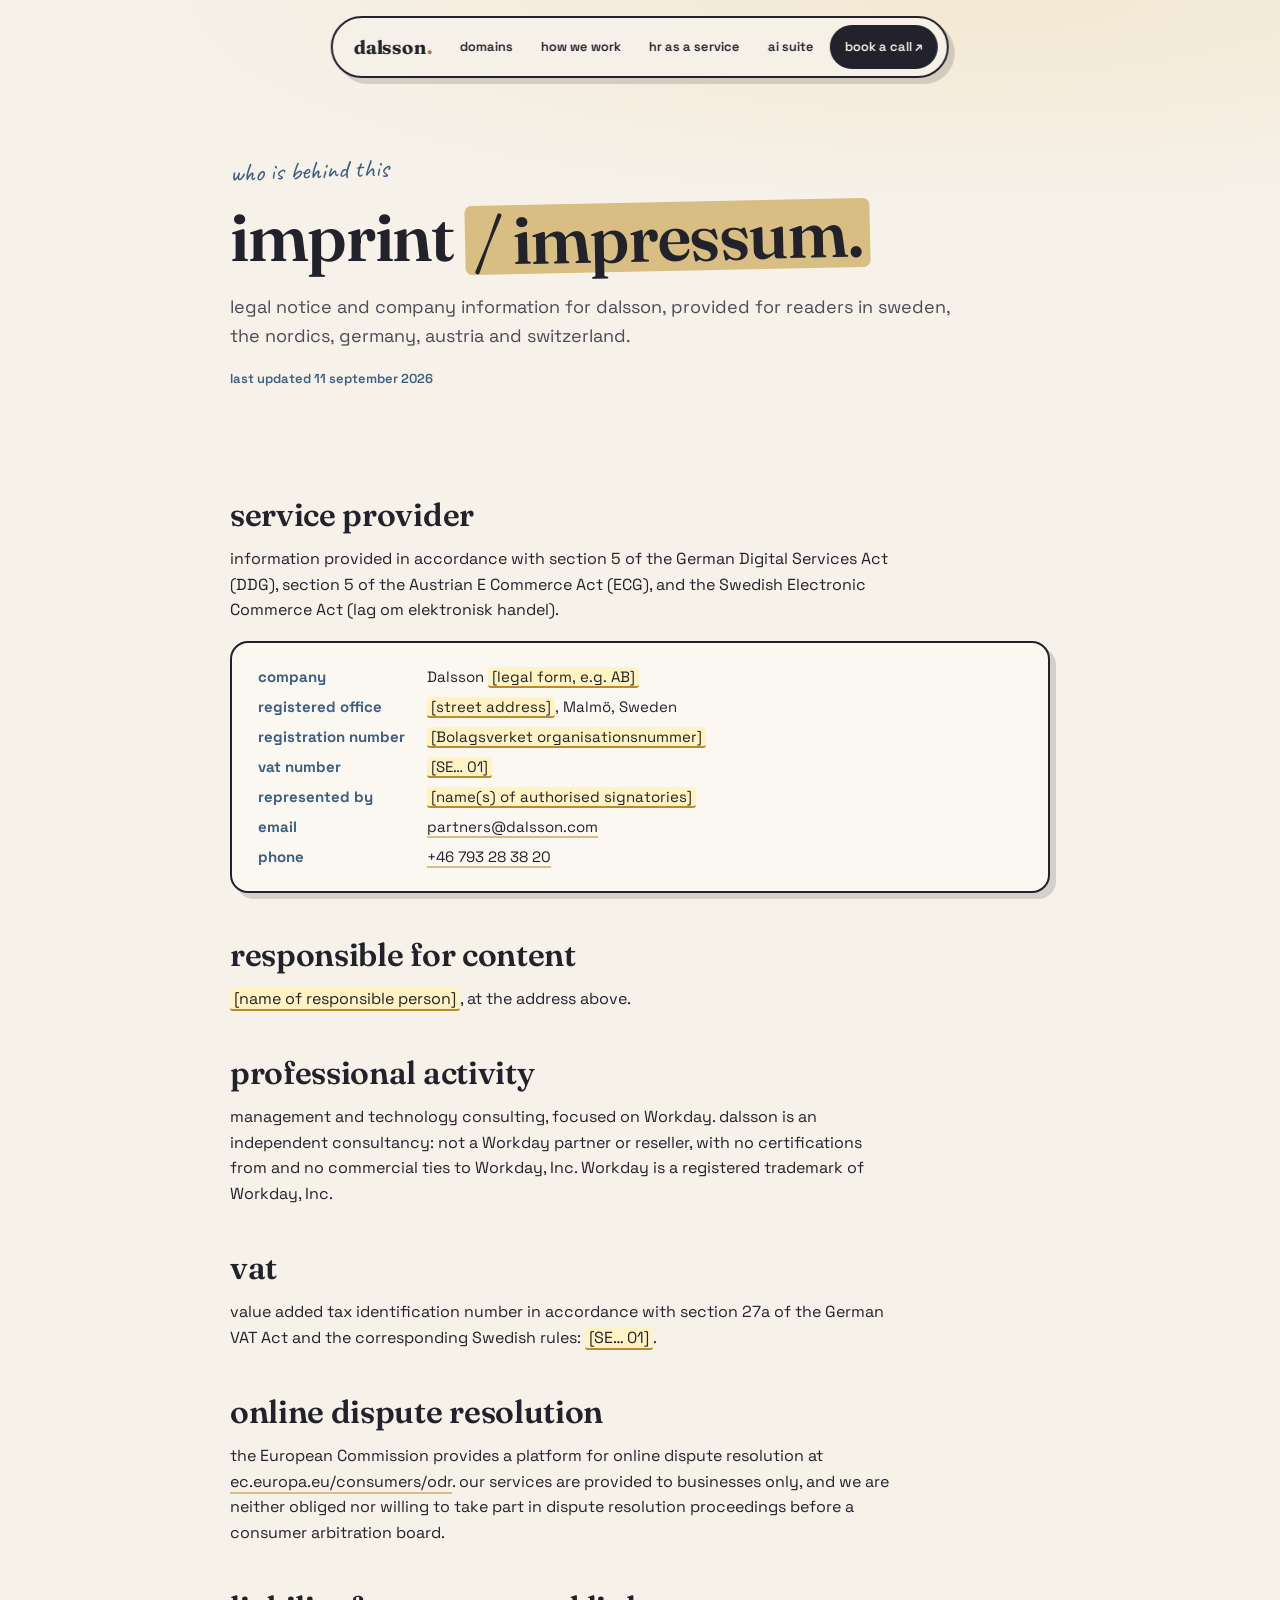
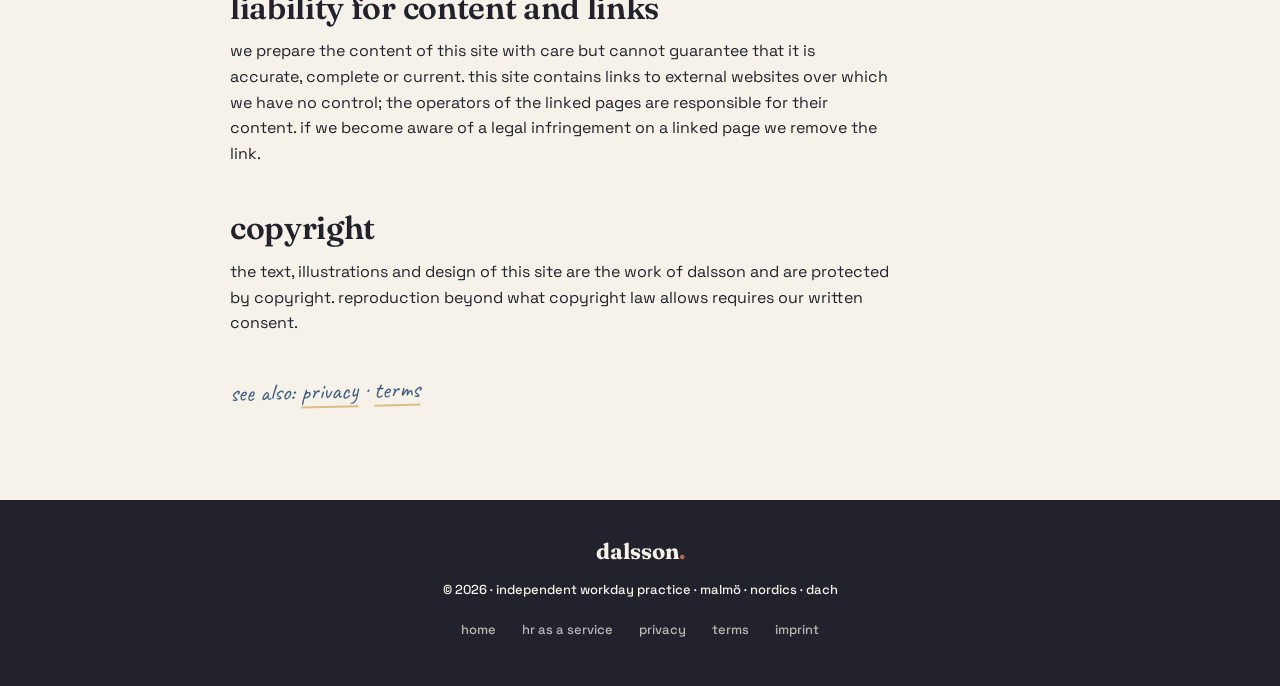
<file: imprint.html>
<!DOCTYPE html>
<html lang="en">
<head>
<meta charset="UTF-8">
<meta name="viewport" content="width=device-width, initial-scale=1">
<title>imprint — dalsson</title>
<meta name="description" content="Legal information about dalsson, the operator of dalsson.com.">
<link rel="canonical" href="https://dalsson.com/imprint">
<meta name="robots" content="noindex,follow">
<meta name="theme-color" content="#F6F1E9">
<link rel="icon" href="/favicon.svg" type="image/svg+xml">
<link rel="icon" href="/favicon-32.png" sizes="32x32" type="image/png">
<link rel="apple-touch-icon" href="/apple-touch-icon.png">
<meta property="og:type" content="website">
<meta property="og:site_name" content="dalsson">
<meta property="og:url" content="https://dalsson.com/imprint">
<meta property="og:title" content="imprint — dalsson">
<meta property="og:description" content="Legal information about dalsson, the operator of dalsson.com.">
<meta property="og:image" content="https://dalsson.com/og-default.png?v=3">
<meta property="og:image:width" content="2400">
<meta property="og:image:height" content="1260">
<link rel="preconnect" href="https://fonts.googleapis.com">
<link rel="preconnect" href="https://fonts.gstatic.com" crossorigin>
<link href="https://fonts.googleapis.com/css2?family=Fraunces:ital,opsz,wght@0,9..144,500;0,9..144,600;0,9..144,700;1,9..144,500&family=Space+Grotesk:wght@400;500;600;700&family=Caveat:wght@600;700&display=swap" rel="stylesheet">
<style>
:root{--paper:#F6F1E9;--ink:#21222B;--blue:#3C5E7F;--blue-d:#2B4660;--clay:#BC6A4C;--sage:#97A98C;--sand:#D8BE82;--mist:#9FB6C2;--teal:#43666A;--soft:#E6E8E1;--line:#21222B;
  --disp:'Fraunces',Georgia,serif;--body:'Space Grotesk',system-ui,sans-serif;--hand:'Caveat',cursive;
  --spring:cubic-bezier(.34,1.4,.5,1);--sh:6px 6px 0 rgba(32,32,42,.16)}
*{margin:0;padding:0;box-sizing:border-box}
html{scroll-behavior:smooth}
html,body{overflow-x:clip}
body{background:var(--paper);color:var(--ink);font-family:var(--body);-webkit-font-smoothing:antialiased;line-height:1.6}
a{color:inherit;text-decoration:none}
::selection{background:var(--sand);color:var(--ink)}
nav.top{position:fixed;top:16px;left:50%;transform:translateX(-50%);z-index:200;display:flex;align-items:center;gap:4px;background:rgba(246,241,233,.92);backdrop-filter:blur(10px);border:2px solid var(--ink);border-radius:999px;padding:7px 9px;box-shadow:var(--sh);max-width:calc(100vw - 20px);white-space:nowrap}
nav.top .logo{font-family:var(--disp);font-weight:700;font-size:19px;padding:0 12px;letter-spacing:-.01em}
nav.top .logo i{color:var(--clay);font-style:normal}
nav.top a.lnk{font-weight:600;font-size:13px;padding:8px 12px;border-radius:999px;transition:all .25s var(--spring)}
nav.top a.lnk:hover{background:var(--sand);transform:rotate(-2deg) scale(1.05)}
nav.top a.cta{background:var(--ink);color:var(--paper);font-weight:600;font-size:13px;padding:9px 15px;border-radius:999px;transition:all .25s var(--spring);min-height:44px;display:inline-flex;align-items:center}
nav.top a.cta:hover{background:var(--blue);transform:rotate(1.5deg) scale(1.05)}
nav.top details.menu{display:none;position:static}
nav.top details.menu summary{list-style:none;cursor:pointer;font-weight:600;font-size:13px;padding:9px 12px;border-radius:999px;min-height:44px;display:flex;align-items:center;gap:6px;user-select:none}
nav.top details.menu summary::-webkit-details-marker{display:none}
nav.top details.menu summary::before{content:"";width:16px;height:2px;background:var(--ink);box-shadow:0 -5px 0 var(--ink),0 5px 0 var(--ink);display:inline-block;margin-right:4px}
nav.top details.menu[open] summary{background:var(--sand)}
nav.top details.menu .sheet{position:absolute;top:calc(100% + 10px);left:0;right:0;background:var(--paper);border:2px solid var(--ink);border-radius:22px;padding:8px;display:flex;flex-direction:column;box-shadow:var(--sh);white-space:normal}
nav.top details.menu .sheet a{display:flex;align-items:center;min-height:46px;padding:10px 16px;border-radius:14px;font-weight:600;font-size:16px}
nav.top details.menu .sheet a:hover{background:var(--sand)}
@media(max-width:760px){nav.top a.lnk{display:none}nav.top{left:10px;right:10px;transform:none;max-width:none;justify-content:space-between}nav.top details.menu{display:block}}
.hero{padding:150px 24px 40px;background:radial-gradient(110% 80% at 78% 0%, #F3E8D2 0%, var(--paper) 60%)}
.wrap{max-width:820px;margin:0 auto}
.kick{display:inline-block;font-family:var(--hand);font-size:26px;transform:rotate(-2deg);margin-bottom:10px;color:var(--blue)}
h1{font-family:var(--disp);font-weight:600;letter-spacing:-.02em;font-size:clamp(38px,6vw,68px);line-height:1.02}
h1 .mark{background:var(--sand);padding:0 .12em;border-radius:.1em;display:inline-block;transform:rotate(-1.2deg)}
.lede{margin-top:22px;font-size:18px;color:#4A4B55;max-width:60ch}
.updated{margin-top:18px;font-size:13px;font-weight:600;color:var(--blue)}
main{padding:24px 24px 90px}
main h2{font-family:var(--disp);font-weight:600;font-size:clamp(24px,3vw,32px);letter-spacing:-.01em;margin:44px 0 12px;line-height:1.15}
main h3{font-family:var(--disp);font-weight:600;font-size:20px;margin:26px 0 8px}
main p{margin:0 0 14px;max-width:66ch}
main ul{margin:0 0 16px 22px;max-width:66ch}
main li{margin-bottom:6px}
main a{border-bottom:2px solid var(--sand)}
main a:hover{background:var(--sand)}
.card{background:#FBF8F2;border:2px solid var(--ink);border-radius:18px;padding:22px 26px;box-shadow:var(--sh);margin:18px 0 26px}
.card p:last-child{margin:0}
.card dl{display:grid;grid-template-columns:max-content 1fr;gap:6px 22px;font-size:15px}
.card dt{font-weight:700;color:var(--blue)}
@media(max-width:560px){.card dl{grid-template-columns:1fr;gap:2px}.card dt{margin-top:8px}}
.todo{background:#FFF3C4;border-bottom:2px solid #B98A2E;padding:0 4px;border-radius:3px}
.stamp{display:inline-block;margin-top:22px;font-family:var(--hand);font-size:24px;color:var(--blue);transform:rotate(-1.5deg)}
footer{background:var(--ink);color:var(--paper);padding:34px 24px;text-align:center;font-weight:500;font-size:13px}
footer .flogo{font-family:var(--disp);font-weight:700;font-size:22px;display:block;margin-bottom:10px}
footer .flogo i{color:var(--clay);font-style:normal}
footer nav{display:flex;gap:10px;justify-content:center;margin-top:8px;opacity:.72;flex-wrap:wrap}
footer nav a{display:inline-flex;align-items:center;min-height:44px;padding:0 8px}
footer nav a:hover{color:var(--sand)}
</style>
</head>
<body>
<nav class="top">
  <a class="logo" href="/">dalsson<i>.</i></a>
  <a class="lnk" href="/#domains">domains</a>
  <a class="lnk" href="/#practices">how we work</a>
  <a class="lnk" href="/hr-as-a-service">hr as a service</a>
  <a class="lnk" href="/#suite">ai suite</a>
  <details class="menu"><summary aria-label="Open menu">menu</summary><div class="sheet">
    <a href="/#domains">domains</a><a href="/#practices">how we work</a><a href="/hr-as-a-service">hr as a service</a><a href="/#suite">ai suite</a><a href="/#contact">contact</a>
  </div></details>
  <a class="cta" href="https://calendly.com/fredrik-dalsson/30min" target="_blank" rel="noopener">book a call ↗</a>
</nav>
<header class="hero"><div class="wrap">
  <span class="kick">who is behind this</span>
  <h1>imprint <span class="mark">/ impressum.</span></h1>
  <p class="lede">legal notice and company information for dalsson, provided for readers in sweden, the nordics, germany, austria and switzerland.</p>
  <p class="updated">last updated 11 september 2026</p>
</div></header>
<main><div class="wrap">

<h2>service provider</h2>
<p>information provided in accordance with section 5 of the German Digital Services Act (DDG), section 5 of the Austrian E Commerce Act (ECG), and the Swedish Electronic Commerce Act (lag om elektronisk handel).</p>
<div class="card"><dl>
<dt>company</dt><dd>Dalsson <span class="todo">[legal form, e.g. AB]</span></dd>
<dt>registered office</dt><dd><span class="todo">[street address]</span>, Malmö, Sweden</dd>
<dt>registration number</dt><dd><span class="todo">[Bolagsverket organisationsnummer]</span></dd>
<dt>vat number</dt><dd><span class="todo">[SE… 01]</span></dd>
<dt>represented by</dt><dd><span class="todo">[name(s) of authorised signatories]</span></dd>
<dt>email</dt><dd><a href="mailto:partners@dalsson.com">partners@dalsson.com</a></dd>
<dt>phone</dt><dd><a href="tel:+46793283820">+46 793 28 38 20</a></dd>
</dl></div>
<h2>responsible for content</h2>
<p><span class="todo">[name of responsible person]</span>, at the address above.</p>

<h2>professional activity</h2>
<p>management and technology consulting, focused on Workday. dalsson is an independent consultancy: not a Workday partner or reseller, with no certifications from and no commercial ties to Workday, Inc. Workday is a registered trademark of Workday, Inc.</p>

<h2>vat</h2>
<p>value added tax identification number in accordance with section 27a of the German VAT Act and the corresponding Swedish rules: <span class="todo">[SE… 01]</span>.</p>

<h2>online dispute resolution</h2>
<p>the European Commission provides a platform for online dispute resolution at <a href="https://ec.europa.eu/consumers/odr" target="_blank" rel="noopener">ec.europa.eu/consumers/odr</a>. our services are provided to businesses only, and we are neither obliged nor willing to take part in dispute resolution proceedings before a consumer arbitration board.</p>

<h2>liability for content and links</h2>
<p>we prepare the content of this site with care but cannot guarantee that it is accurate, complete or current. this site contains links to external websites over which we have no control; the operators of the linked pages are responsible for their content. if we become aware of a legal infringement on a linked page we remove the link.</p>

<h2>copyright</h2>
<p>the text, illustrations and design of this site are the work of dalsson and are protected by copyright. reproduction beyond what copyright law allows requires our written consent.</p>
<span class="stamp">see also: <a href="/privacy">privacy</a> · <a href="/terms">terms</a></span>

</div></main>
<footer>
  <span class="flogo">dalsson<i>.</i></span>
  © 2026 · independent workday practice · malmö · nordics · dach
  <nav><a href="/">home</a><a href="/hr-as-a-service">hr as a service</a><a href="/privacy">privacy</a><a href="/terms">terms</a><a href="/imprint">imprint</a></nav>
</footer>
<script>document.querySelectorAll("nav.top details.menu .sheet a").forEach(a=>a.addEventListener("click",()=>a.closest("details").removeAttribute("open")));</script>
</body>
</html>
</file>
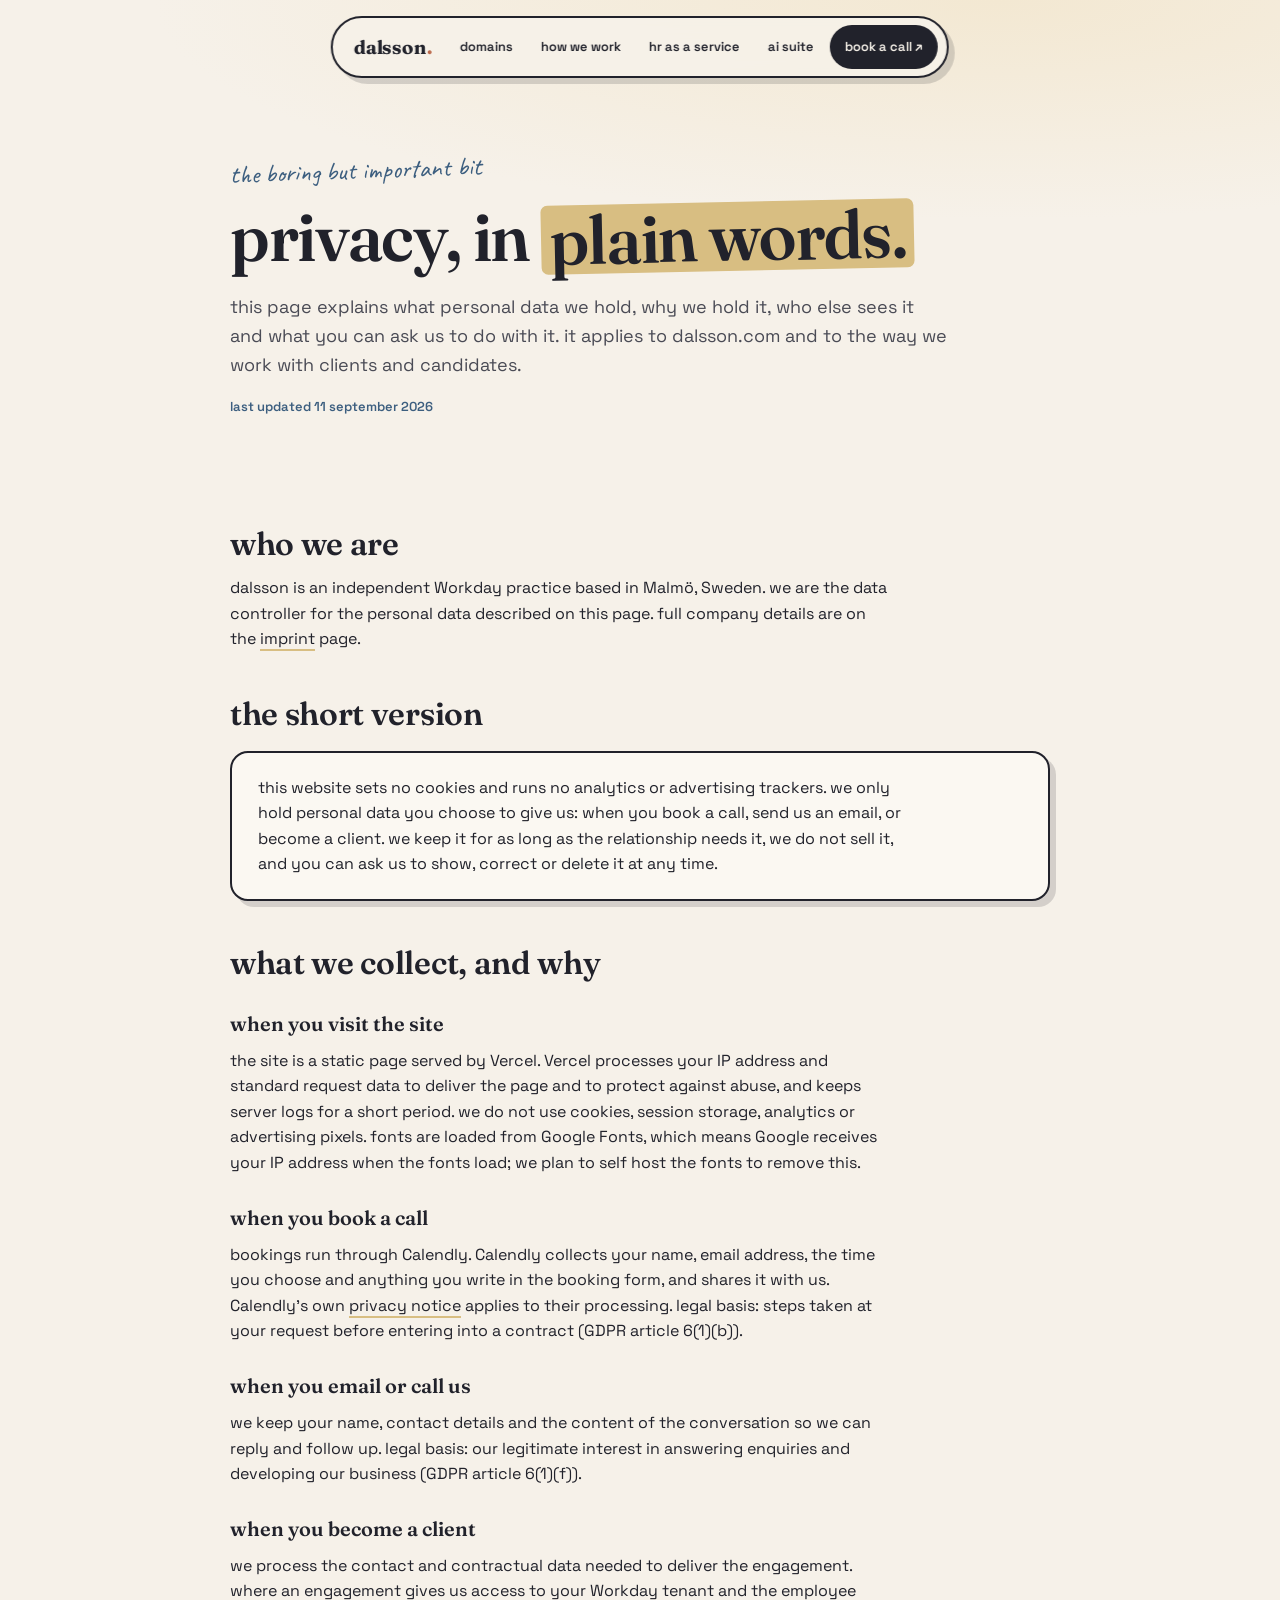
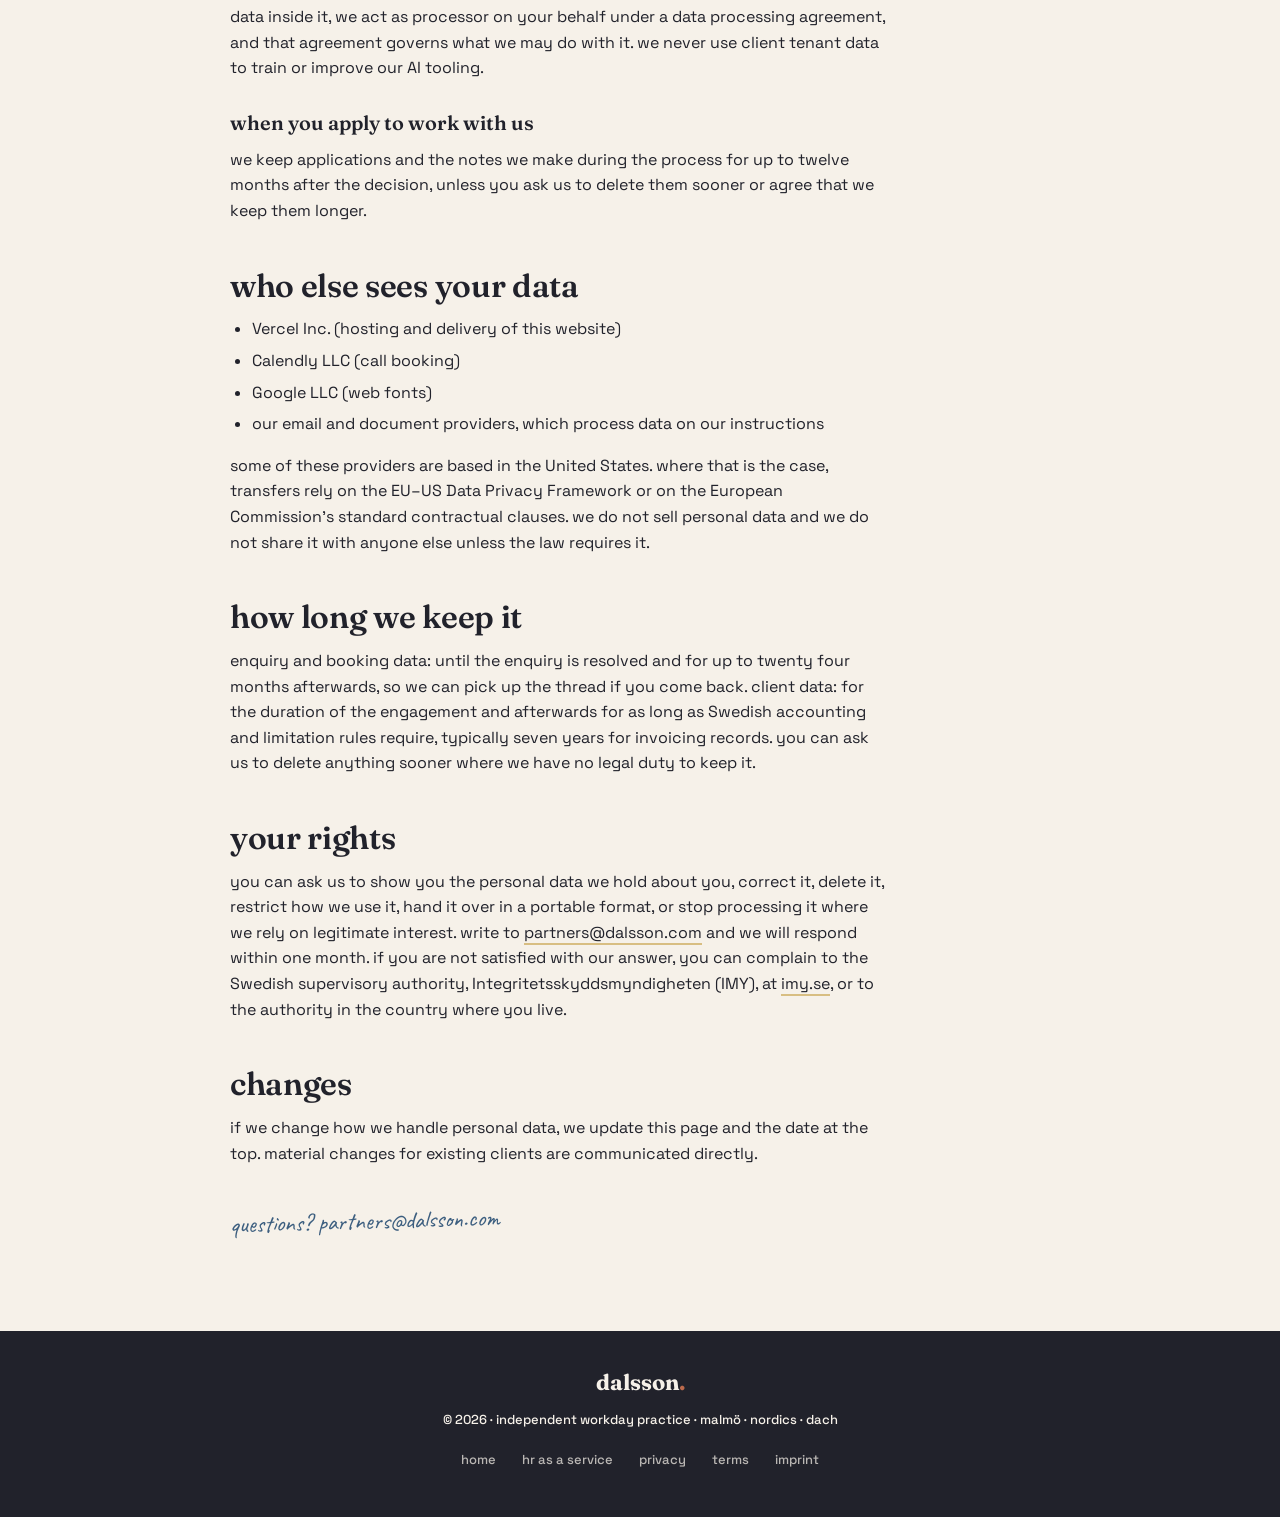
<file: privacy.html>
<!DOCTYPE html>
<html lang="en">
<head>
<meta charset="UTF-8">
<meta name="viewport" content="width=device-width, initial-scale=1">
<title>privacy — dalsson</title>
<meta name="description" content="How dalsson handles personal data: no cookies, no trackers, and only the data you choose to give us.">
<link rel="canonical" href="https://dalsson.com/privacy">
<meta name="robots" content="noindex,follow">
<meta name="theme-color" content="#F6F1E9">
<link rel="icon" href="/favicon.svg" type="image/svg+xml">
<link rel="icon" href="/favicon-32.png" sizes="32x32" type="image/png">
<link rel="apple-touch-icon" href="/apple-touch-icon.png">
<meta property="og:type" content="website">
<meta property="og:site_name" content="dalsson">
<meta property="og:url" content="https://dalsson.com/privacy">
<meta property="og:title" content="privacy — dalsson">
<meta property="og:description" content="How dalsson handles personal data: no cookies, no trackers, and only the data you choose to give us.">
<meta property="og:image" content="https://dalsson.com/og-default.png?v=3">
<meta property="og:image:width" content="2400">
<meta property="og:image:height" content="1260">
<link rel="preconnect" href="https://fonts.googleapis.com">
<link rel="preconnect" href="https://fonts.gstatic.com" crossorigin>
<link href="https://fonts.googleapis.com/css2?family=Fraunces:ital,opsz,wght@0,9..144,500;0,9..144,600;0,9..144,700;1,9..144,500&family=Space+Grotesk:wght@400;500;600;700&family=Caveat:wght@600;700&display=swap" rel="stylesheet">
<style>
:root{--paper:#F6F1E9;--ink:#21222B;--blue:#3C5E7F;--blue-d:#2B4660;--clay:#BC6A4C;--sage:#97A98C;--sand:#D8BE82;--mist:#9FB6C2;--teal:#43666A;--soft:#E6E8E1;--line:#21222B;
  --disp:'Fraunces',Georgia,serif;--body:'Space Grotesk',system-ui,sans-serif;--hand:'Caveat',cursive;
  --spring:cubic-bezier(.34,1.4,.5,1);--sh:6px 6px 0 rgba(32,32,42,.16)}
*{margin:0;padding:0;box-sizing:border-box}
html{scroll-behavior:smooth}
html,body{overflow-x:clip}
body{background:var(--paper);color:var(--ink);font-family:var(--body);-webkit-font-smoothing:antialiased;line-height:1.6}
a{color:inherit;text-decoration:none}
::selection{background:var(--sand);color:var(--ink)}
nav.top{position:fixed;top:16px;left:50%;transform:translateX(-50%);z-index:200;display:flex;align-items:center;gap:4px;background:rgba(246,241,233,.92);backdrop-filter:blur(10px);border:2px solid var(--ink);border-radius:999px;padding:7px 9px;box-shadow:var(--sh);max-width:calc(100vw - 20px);white-space:nowrap}
nav.top .logo{font-family:var(--disp);font-weight:700;font-size:19px;padding:0 12px;letter-spacing:-.01em}
nav.top .logo i{color:var(--clay);font-style:normal}
nav.top a.lnk{font-weight:600;font-size:13px;padding:8px 12px;border-radius:999px;transition:all .25s var(--spring)}
nav.top a.lnk:hover{background:var(--sand);transform:rotate(-2deg) scale(1.05)}
nav.top a.cta{background:var(--ink);color:var(--paper);font-weight:600;font-size:13px;padding:9px 15px;border-radius:999px;transition:all .25s var(--spring);min-height:44px;display:inline-flex;align-items:center}
nav.top a.cta:hover{background:var(--blue);transform:rotate(1.5deg) scale(1.05)}
nav.top details.menu{display:none;position:static}
nav.top details.menu summary{list-style:none;cursor:pointer;font-weight:600;font-size:13px;padding:9px 12px;border-radius:999px;min-height:44px;display:flex;align-items:center;gap:6px;user-select:none}
nav.top details.menu summary::-webkit-details-marker{display:none}
nav.top details.menu summary::before{content:"";width:16px;height:2px;background:var(--ink);box-shadow:0 -5px 0 var(--ink),0 5px 0 var(--ink);display:inline-block;margin-right:4px}
nav.top details.menu[open] summary{background:var(--sand)}
nav.top details.menu .sheet{position:absolute;top:calc(100% + 10px);left:0;right:0;background:var(--paper);border:2px solid var(--ink);border-radius:22px;padding:8px;display:flex;flex-direction:column;box-shadow:var(--sh);white-space:normal}
nav.top details.menu .sheet a{display:flex;align-items:center;min-height:46px;padding:10px 16px;border-radius:14px;font-weight:600;font-size:16px}
nav.top details.menu .sheet a:hover{background:var(--sand)}
@media(max-width:760px){nav.top a.lnk{display:none}nav.top{left:10px;right:10px;transform:none;max-width:none;justify-content:space-between}nav.top details.menu{display:block}}
.hero{padding:150px 24px 40px;background:radial-gradient(110% 80% at 78% 0%, #F3E8D2 0%, var(--paper) 60%)}
.wrap{max-width:820px;margin:0 auto}
.kick{display:inline-block;font-family:var(--hand);font-size:26px;transform:rotate(-2deg);margin-bottom:10px;color:var(--blue)}
h1{font-family:var(--disp);font-weight:600;letter-spacing:-.02em;font-size:clamp(38px,6vw,68px);line-height:1.02}
h1 .mark{background:var(--sand);padding:0 .12em;border-radius:.1em;display:inline-block;transform:rotate(-1.2deg)}
.lede{margin-top:22px;font-size:18px;color:#4A4B55;max-width:60ch}
.updated{margin-top:18px;font-size:13px;font-weight:600;color:var(--blue)}
main{padding:24px 24px 90px}
main h2{font-family:var(--disp);font-weight:600;font-size:clamp(24px,3vw,32px);letter-spacing:-.01em;margin:44px 0 12px;line-height:1.15}
main h3{font-family:var(--disp);font-weight:600;font-size:20px;margin:26px 0 8px}
main p{margin:0 0 14px;max-width:66ch}
main ul{margin:0 0 16px 22px;max-width:66ch}
main li{margin-bottom:6px}
main a{border-bottom:2px solid var(--sand)}
main a:hover{background:var(--sand)}
.card{background:#FBF8F2;border:2px solid var(--ink);border-radius:18px;padding:22px 26px;box-shadow:var(--sh);margin:18px 0 26px}
.card p:last-child{margin:0}
.card dl{display:grid;grid-template-columns:max-content 1fr;gap:6px 22px;font-size:15px}
.card dt{font-weight:700;color:var(--blue)}
@media(max-width:560px){.card dl{grid-template-columns:1fr;gap:2px}.card dt{margin-top:8px}}
.todo{background:#FFF3C4;border-bottom:2px solid #B98A2E;padding:0 4px;border-radius:3px}
.stamp{display:inline-block;margin-top:22px;font-family:var(--hand);font-size:24px;color:var(--blue);transform:rotate(-1.5deg)}
footer{background:var(--ink);color:var(--paper);padding:34px 24px;text-align:center;font-weight:500;font-size:13px}
footer .flogo{font-family:var(--disp);font-weight:700;font-size:22px;display:block;margin-bottom:10px}
footer .flogo i{color:var(--clay);font-style:normal}
footer nav{display:flex;gap:10px;justify-content:center;margin-top:8px;opacity:.72;flex-wrap:wrap}
footer nav a{display:inline-flex;align-items:center;min-height:44px;padding:0 8px}
footer nav a:hover{color:var(--sand)}
</style>
</head>
<body>
<nav class="top">
  <a class="logo" href="/">dalsson<i>.</i></a>
  <a class="lnk" href="/#domains">domains</a>
  <a class="lnk" href="/#practices">how we work</a>
  <a class="lnk" href="/hr-as-a-service">hr as a service</a>
  <a class="lnk" href="/#suite">ai suite</a>
  <details class="menu"><summary aria-label="Open menu">menu</summary><div class="sheet">
    <a href="/#domains">domains</a><a href="/#practices">how we work</a><a href="/hr-as-a-service">hr as a service</a><a href="/#suite">ai suite</a><a href="/#contact">contact</a>
  </div></details>
  <a class="cta" href="https://calendly.com/fredrik-dalsson/30min" target="_blank" rel="noopener">book a call ↗</a>
</nav>
<header class="hero"><div class="wrap">
  <span class="kick">the boring but important bit</span>
  <h1>privacy, in <span class="mark">plain words.</span></h1>
  <p class="lede">this page explains what personal data we hold, why we hold it, who else sees it and what you can ask us to do with it. it applies to dalsson.com and to the way we work with clients and candidates.</p>
  <p class="updated">last updated 11 september 2026</p>
</div></header>
<main><div class="wrap">

<h2>who we are</h2>
<p>dalsson is an independent Workday practice based in Malmö, Sweden. we are the data controller for the personal data described on this page. full company details are on the <a href="/imprint">imprint</a> page.</p>

<h2>the short version</h2>
<div class="card"><p>this website sets no cookies and runs no analytics or advertising trackers. we only hold personal data you choose to give us: when you book a call, send us an email, or become a client. we keep it for as long as the relationship needs it, we do not sell it, and you can ask us to show, correct or delete it at any time.</p></div>

<h2>what we collect, and why</h2>
<h3>when you visit the site</h3>
<p>the site is a static page served by Vercel. Vercel processes your IP address and standard request data to deliver the page and to protect against abuse, and keeps server logs for a short period. we do not use cookies, session storage, analytics or advertising pixels. fonts are loaded from Google Fonts, which means Google receives your IP address when the fonts load; we plan to self host the fonts to remove this.</p>
<h3>when you book a call</h3>
<p>bookings run through Calendly. Calendly collects your name, email address, the time you choose and anything you write in the booking form, and shares it with us. Calendly's own <a href="https://calendly.com/privacy" target="_blank" rel="noopener">privacy notice</a> applies to their processing. legal basis: steps taken at your request before entering into a contract (GDPR article 6(1)(b)).</p>
<h3>when you email or call us</h3>
<p>we keep your name, contact details and the content of the conversation so we can reply and follow up. legal basis: our legitimate interest in answering enquiries and developing our business (GDPR article 6(1)(f)).</p>
<h3>when you become a client</h3>
<p>we process the contact and contractual data needed to deliver the engagement. where an engagement gives us access to your Workday tenant and the employee data inside it, we act as processor on your behalf under a data processing agreement, and that agreement governs what we may do with it. we never use client tenant data to train or improve our AI tooling.</p>
<h3>when you apply to work with us</h3>
<p>we keep applications and the notes we make during the process for up to twelve months after the decision, unless you ask us to delete them sooner or agree that we keep them longer.</p>

<h2>who else sees your data</h2>
<ul>
<li>Vercel Inc. (hosting and delivery of this website)</li>
<li>Calendly LLC (call booking)</li>
<li>Google LLC (web fonts)</li>
<li>our email and document providers, which process data on our instructions</li>
</ul>
<p>some of these providers are based in the United States. where that is the case, transfers rely on the EU–US Data Privacy Framework or on the European Commission's standard contractual clauses. we do not sell personal data and we do not share it with anyone else unless the law requires it.</p>

<h2>how long we keep it</h2>
<p>enquiry and booking data: until the enquiry is resolved and for up to twenty four months afterwards, so we can pick up the thread if you come back. client data: for the duration of the engagement and afterwards for as long as Swedish accounting and limitation rules require, typically seven years for invoicing records. you can ask us to delete anything sooner where we have no legal duty to keep it.</p>

<h2>your rights</h2>
<p>you can ask us to show you the personal data we hold about you, correct it, delete it, restrict how we use it, hand it over in a portable format, or stop processing it where we rely on legitimate interest. write to <a href="mailto:partners@dalsson.com">partners@dalsson.com</a> and we will respond within one month. if you are not satisfied with our answer, you can complain to the Swedish supervisory authority, Integritetsskyddsmyndigheten (IMY), at <a href="https://www.imy.se" target="_blank" rel="noopener">imy.se</a>, or to the authority in the country where you live.</p>

<h2>changes</h2>
<p>if we change how we handle personal data, we update this page and the date at the top. material changes for existing clients are communicated directly.</p>
<span class="stamp">questions? partners@dalsson.com</span>

</div></main>
<footer>
  <span class="flogo">dalsson<i>.</i></span>
  © 2026 · independent workday practice · malmö · nordics · dach
  <nav><a href="/">home</a><a href="/hr-as-a-service">hr as a service</a><a href="/privacy">privacy</a><a href="/terms">terms</a><a href="/imprint">imprint</a></nav>
</footer>
<script>document.querySelectorAll("nav.top details.menu .sheet a").forEach(a=>a.addEventListener("click",()=>a.closest("details").removeAttribute("open")));</script>
</body>
</html>
</file>
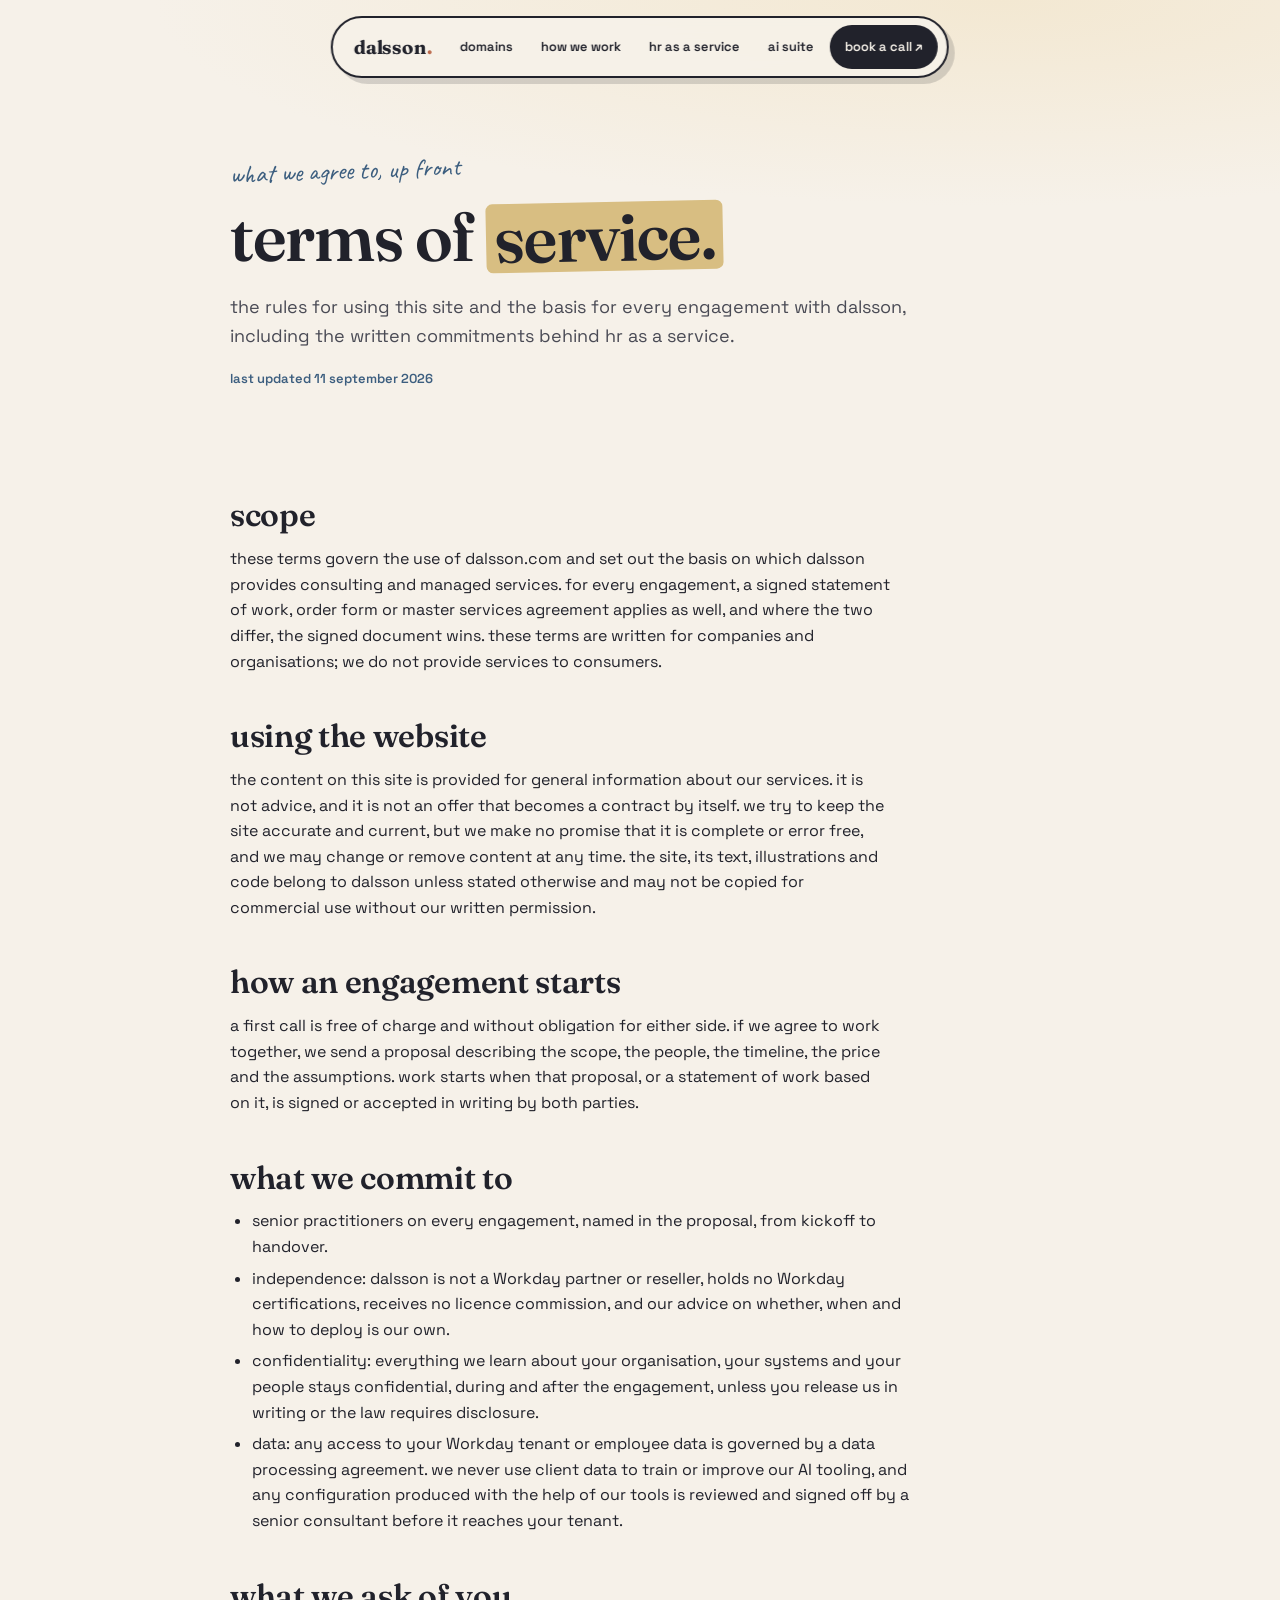
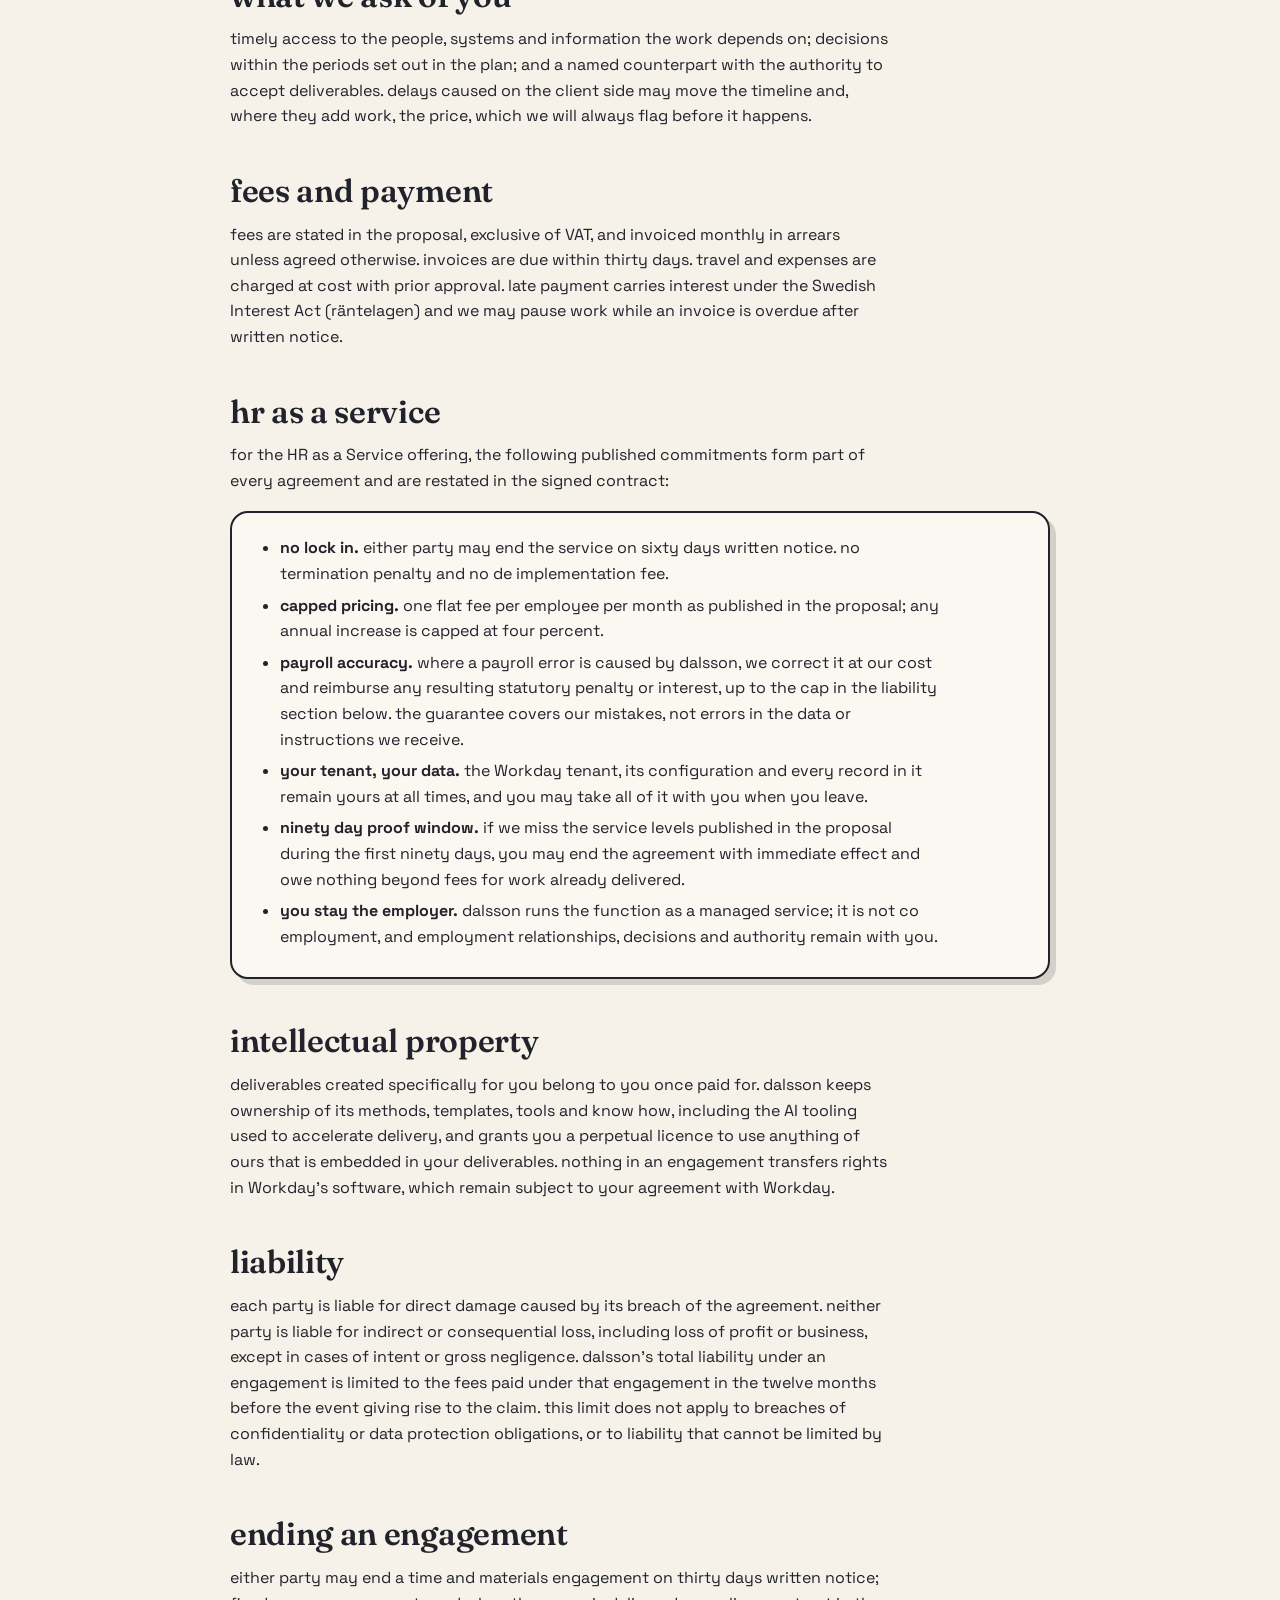
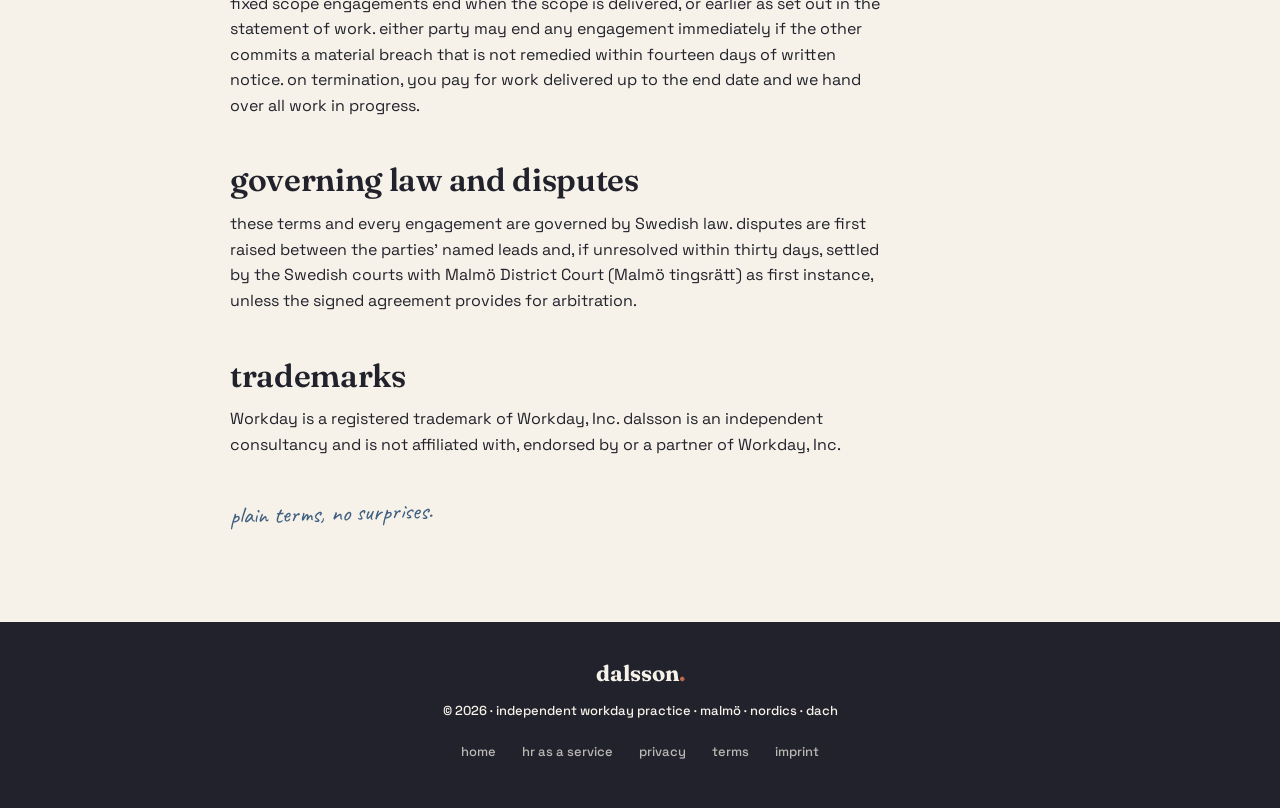
<file: terms.html>
<!DOCTYPE html>
<html lang="en">
<head>
<meta charset="UTF-8">
<meta name="viewport" content="width=device-width, initial-scale=1">
<title>terms — dalsson</title>
<meta name="description" content="The terms on which dalsson provides its website and its consulting and managed services.">
<link rel="canonical" href="https://dalsson.com/terms">
<meta name="robots" content="noindex,follow">
<meta name="theme-color" content="#F6F1E9">
<link rel="icon" href="/favicon.svg" type="image/svg+xml">
<link rel="icon" href="/favicon-32.png" sizes="32x32" type="image/png">
<link rel="apple-touch-icon" href="/apple-touch-icon.png">
<meta property="og:type" content="website">
<meta property="og:site_name" content="dalsson">
<meta property="og:url" content="https://dalsson.com/terms">
<meta property="og:title" content="terms — dalsson">
<meta property="og:description" content="The terms on which dalsson provides its website and its consulting and managed services.">
<meta property="og:image" content="https://dalsson.com/og-default.png?v=3">
<meta property="og:image:width" content="2400">
<meta property="og:image:height" content="1260">
<link rel="preconnect" href="https://fonts.googleapis.com">
<link rel="preconnect" href="https://fonts.gstatic.com" crossorigin>
<link href="https://fonts.googleapis.com/css2?family=Fraunces:ital,opsz,wght@0,9..144,500;0,9..144,600;0,9..144,700;1,9..144,500&family=Space+Grotesk:wght@400;500;600;700&family=Caveat:wght@600;700&display=swap" rel="stylesheet">
<style>
:root{--paper:#F6F1E9;--ink:#21222B;--blue:#3C5E7F;--blue-d:#2B4660;--clay:#BC6A4C;--sage:#97A98C;--sand:#D8BE82;--mist:#9FB6C2;--teal:#43666A;--soft:#E6E8E1;--line:#21222B;
  --disp:'Fraunces',Georgia,serif;--body:'Space Grotesk',system-ui,sans-serif;--hand:'Caveat',cursive;
  --spring:cubic-bezier(.34,1.4,.5,1);--sh:6px 6px 0 rgba(32,32,42,.16)}
*{margin:0;padding:0;box-sizing:border-box}
html{scroll-behavior:smooth}
html,body{overflow-x:clip}
body{background:var(--paper);color:var(--ink);font-family:var(--body);-webkit-font-smoothing:antialiased;line-height:1.6}
a{color:inherit;text-decoration:none}
::selection{background:var(--sand);color:var(--ink)}
nav.top{position:fixed;top:16px;left:50%;transform:translateX(-50%);z-index:200;display:flex;align-items:center;gap:4px;background:rgba(246,241,233,.92);backdrop-filter:blur(10px);border:2px solid var(--ink);border-radius:999px;padding:7px 9px;box-shadow:var(--sh);max-width:calc(100vw - 20px);white-space:nowrap}
nav.top .logo{font-family:var(--disp);font-weight:700;font-size:19px;padding:0 12px;letter-spacing:-.01em}
nav.top .logo i{color:var(--clay);font-style:normal}
nav.top a.lnk{font-weight:600;font-size:13px;padding:8px 12px;border-radius:999px;transition:all .25s var(--spring)}
nav.top a.lnk:hover{background:var(--sand);transform:rotate(-2deg) scale(1.05)}
nav.top a.cta{background:var(--ink);color:var(--paper);font-weight:600;font-size:13px;padding:9px 15px;border-radius:999px;transition:all .25s var(--spring);min-height:44px;display:inline-flex;align-items:center}
nav.top a.cta:hover{background:var(--blue);transform:rotate(1.5deg) scale(1.05)}
nav.top details.menu{display:none;position:static}
nav.top details.menu summary{list-style:none;cursor:pointer;font-weight:600;font-size:13px;padding:9px 12px;border-radius:999px;min-height:44px;display:flex;align-items:center;gap:6px;user-select:none}
nav.top details.menu summary::-webkit-details-marker{display:none}
nav.top details.menu summary::before{content:"";width:16px;height:2px;background:var(--ink);box-shadow:0 -5px 0 var(--ink),0 5px 0 var(--ink);display:inline-block;margin-right:4px}
nav.top details.menu[open] summary{background:var(--sand)}
nav.top details.menu .sheet{position:absolute;top:calc(100% + 10px);left:0;right:0;background:var(--paper);border:2px solid var(--ink);border-radius:22px;padding:8px;display:flex;flex-direction:column;box-shadow:var(--sh);white-space:normal}
nav.top details.menu .sheet a{display:flex;align-items:center;min-height:46px;padding:10px 16px;border-radius:14px;font-weight:600;font-size:16px}
nav.top details.menu .sheet a:hover{background:var(--sand)}
@media(max-width:760px){nav.top a.lnk{display:none}nav.top{left:10px;right:10px;transform:none;max-width:none;justify-content:space-between}nav.top details.menu{display:block}}
.hero{padding:150px 24px 40px;background:radial-gradient(110% 80% at 78% 0%, #F3E8D2 0%, var(--paper) 60%)}
.wrap{max-width:820px;margin:0 auto}
.kick{display:inline-block;font-family:var(--hand);font-size:26px;transform:rotate(-2deg);margin-bottom:10px;color:var(--blue)}
h1{font-family:var(--disp);font-weight:600;letter-spacing:-.02em;font-size:clamp(38px,6vw,68px);line-height:1.02}
h1 .mark{background:var(--sand);padding:0 .12em;border-radius:.1em;display:inline-block;transform:rotate(-1.2deg)}
.lede{margin-top:22px;font-size:18px;color:#4A4B55;max-width:60ch}
.updated{margin-top:18px;font-size:13px;font-weight:600;color:var(--blue)}
main{padding:24px 24px 90px}
main h2{font-family:var(--disp);font-weight:600;font-size:clamp(24px,3vw,32px);letter-spacing:-.01em;margin:44px 0 12px;line-height:1.15}
main h3{font-family:var(--disp);font-weight:600;font-size:20px;margin:26px 0 8px}
main p{margin:0 0 14px;max-width:66ch}
main ul{margin:0 0 16px 22px;max-width:66ch}
main li{margin-bottom:6px}
main a{border-bottom:2px solid var(--sand)}
main a:hover{background:var(--sand)}
.card{background:#FBF8F2;border:2px solid var(--ink);border-radius:18px;padding:22px 26px;box-shadow:var(--sh);margin:18px 0 26px}
.card p:last-child{margin:0}
.card dl{display:grid;grid-template-columns:max-content 1fr;gap:6px 22px;font-size:15px}
.card dt{font-weight:700;color:var(--blue)}
@media(max-width:560px){.card dl{grid-template-columns:1fr;gap:2px}.card dt{margin-top:8px}}
.todo{background:#FFF3C4;border-bottom:2px solid #B98A2E;padding:0 4px;border-radius:3px}
.stamp{display:inline-block;margin-top:22px;font-family:var(--hand);font-size:24px;color:var(--blue);transform:rotate(-1.5deg)}
footer{background:var(--ink);color:var(--paper);padding:34px 24px;text-align:center;font-weight:500;font-size:13px}
footer .flogo{font-family:var(--disp);font-weight:700;font-size:22px;display:block;margin-bottom:10px}
footer .flogo i{color:var(--clay);font-style:normal}
footer nav{display:flex;gap:10px;justify-content:center;margin-top:8px;opacity:.72;flex-wrap:wrap}
footer nav a{display:inline-flex;align-items:center;min-height:44px;padding:0 8px}
footer nav a:hover{color:var(--sand)}
</style>
</head>
<body>
<nav class="top">
  <a class="logo" href="/">dalsson<i>.</i></a>
  <a class="lnk" href="/#domains">domains</a>
  <a class="lnk" href="/#practices">how we work</a>
  <a class="lnk" href="/hr-as-a-service">hr as a service</a>
  <a class="lnk" href="/#suite">ai suite</a>
  <details class="menu"><summary aria-label="Open menu">menu</summary><div class="sheet">
    <a href="/#domains">domains</a><a href="/#practices">how we work</a><a href="/hr-as-a-service">hr as a service</a><a href="/#suite">ai suite</a><a href="/#contact">contact</a>
  </div></details>
  <a class="cta" href="https://calendly.com/fredrik-dalsson/30min" target="_blank" rel="noopener">book a call ↗</a>
</nav>
<header class="hero"><div class="wrap">
  <span class="kick">what we agree to, up front</span>
  <h1>terms of <span class="mark">service.</span></h1>
  <p class="lede">the rules for using this site and the basis for every engagement with dalsson, including the written commitments behind hr as a service.</p>
  <p class="updated">last updated 11 september 2026</p>
</div></header>
<main><div class="wrap">

<h2>scope</h2>
<p>these terms govern the use of dalsson.com and set out the basis on which dalsson provides consulting and managed services. for every engagement, a signed statement of work, order form or master services agreement applies as well, and where the two differ, the signed document wins. these terms are written for companies and organisations; we do not provide services to consumers.</p>

<h2>using the website</h2>
<p>the content on this site is provided for general information about our services. it is not advice, and it is not an offer that becomes a contract by itself. we try to keep the site accurate and current, but we make no promise that it is complete or error free, and we may change or remove content at any time. the site, its text, illustrations and code belong to dalsson unless stated otherwise and may not be copied for commercial use without our written permission.</p>

<h2>how an engagement starts</h2>
<p>a first call is free of charge and without obligation for either side. if we agree to work together, we send a proposal describing the scope, the people, the timeline, the price and the assumptions. work starts when that proposal, or a statement of work based on it, is signed or accepted in writing by both parties.</p>

<h2>what we commit to</h2>
<ul>
<li>senior practitioners on every engagement, named in the proposal, from kickoff to handover.</li>
<li>independence: dalsson is not a Workday partner or reseller, holds no Workday certifications, receives no licence commission, and our advice on whether, when and how to deploy is our own.</li>
<li>confidentiality: everything we learn about your organisation, your systems and your people stays confidential, during and after the engagement, unless you release us in writing or the law requires disclosure.</li>
<li>data: any access to your Workday tenant or employee data is governed by a data processing agreement. we never use client data to train or improve our AI tooling, and any configuration produced with the help of our tools is reviewed and signed off by a senior consultant before it reaches your tenant.</li>
</ul>

<h2>what we ask of you</h2>
<p>timely access to the people, systems and information the work depends on; decisions within the periods set out in the plan; and a named counterpart with the authority to accept deliverables. delays caused on the client side may move the timeline and, where they add work, the price, which we will always flag before it happens.</p>

<h2>fees and payment</h2>
<p>fees are stated in the proposal, exclusive of VAT, and invoiced monthly in arrears unless agreed otherwise. invoices are due within thirty days. travel and expenses are charged at cost with prior approval. late payment carries interest under the Swedish Interest Act (räntelagen) and we may pause work while an invoice is overdue after written notice.</p>

<h2>hr as a service</h2>
<p>for the HR as a Service offering, the following published commitments form part of every agreement and are restated in the signed contract:</p>
<div class="card"><ul style="margin-bottom:0">
<li><b>no lock in.</b> either party may end the service on sixty days written notice. no termination penalty and no de implementation fee.</li>
<li><b>capped pricing.</b> one flat fee per employee per month as published in the proposal; any annual increase is capped at four percent.</li>
<li><b>payroll accuracy.</b> where a payroll error is caused by dalsson, we correct it at our cost and reimburse any resulting statutory penalty or interest, up to the cap in the liability section below. the guarantee covers our mistakes, not errors in the data or instructions we receive.</li>
<li><b>your tenant, your data.</b> the Workday tenant, its configuration and every record in it remain yours at all times, and you may take all of it with you when you leave.</li>
<li><b>ninety day proof window.</b> if we miss the service levels published in the proposal during the first ninety days, you may end the agreement with immediate effect and owe nothing beyond fees for work already delivered.</li>
<li><b>you stay the employer.</b> dalsson runs the function as a managed service; it is not co employment, and employment relationships, decisions and authority remain with you.</li>
</ul></div>

<h2>intellectual property</h2>
<p>deliverables created specifically for you belong to you once paid for. dalsson keeps ownership of its methods, templates, tools and know how, including the AI tooling used to accelerate delivery, and grants you a perpetual licence to use anything of ours that is embedded in your deliverables. nothing in an engagement transfers rights in Workday's software, which remain subject to your agreement with Workday.</p>

<h2>liability</h2>
<p>each party is liable for direct damage caused by its breach of the agreement. neither party is liable for indirect or consequential loss, including loss of profit or business, except in cases of intent or gross negligence. dalsson's total liability under an engagement is limited to the fees paid under that engagement in the twelve months before the event giving rise to the claim. this limit does not apply to breaches of confidentiality or data protection obligations, or to liability that cannot be limited by law.</p>

<h2>ending an engagement</h2>
<p>either party may end a time and materials engagement on thirty days written notice; fixed scope engagements end when the scope is delivered, or earlier as set out in the statement of work. either party may end any engagement immediately if the other commits a material breach that is not remedied within fourteen days of written notice. on termination, you pay for work delivered up to the end date and we hand over all work in progress.</p>

<h2>governing law and disputes</h2>
<p>these terms and every engagement are governed by Swedish law. disputes are first raised between the parties' named leads and, if unresolved within thirty days, settled by the Swedish courts with Malmö District Court (Malmö tingsrätt) as first instance, unless the signed agreement provides for arbitration.</p>

<h2>trademarks</h2>
<p>Workday is a registered trademark of Workday, Inc. dalsson is an independent consultancy and is not affiliated with, endorsed by or a partner of Workday, Inc.</p>
<span class="stamp">plain terms, no surprises.</span>

</div></main>
<footer>
  <span class="flogo">dalsson<i>.</i></span>
  © 2026 · independent workday practice · malmö · nordics · dach
  <nav><a href="/">home</a><a href="/hr-as-a-service">hr as a service</a><a href="/privacy">privacy</a><a href="/terms">terms</a><a href="/imprint">imprint</a></nav>
</footer>
<script>document.querySelectorAll("nav.top details.menu .sheet a").forEach(a=>a.addEventListener("click",()=>a.closest("details").removeAttribute("open")));</script>
</body>
</html>
</file>
